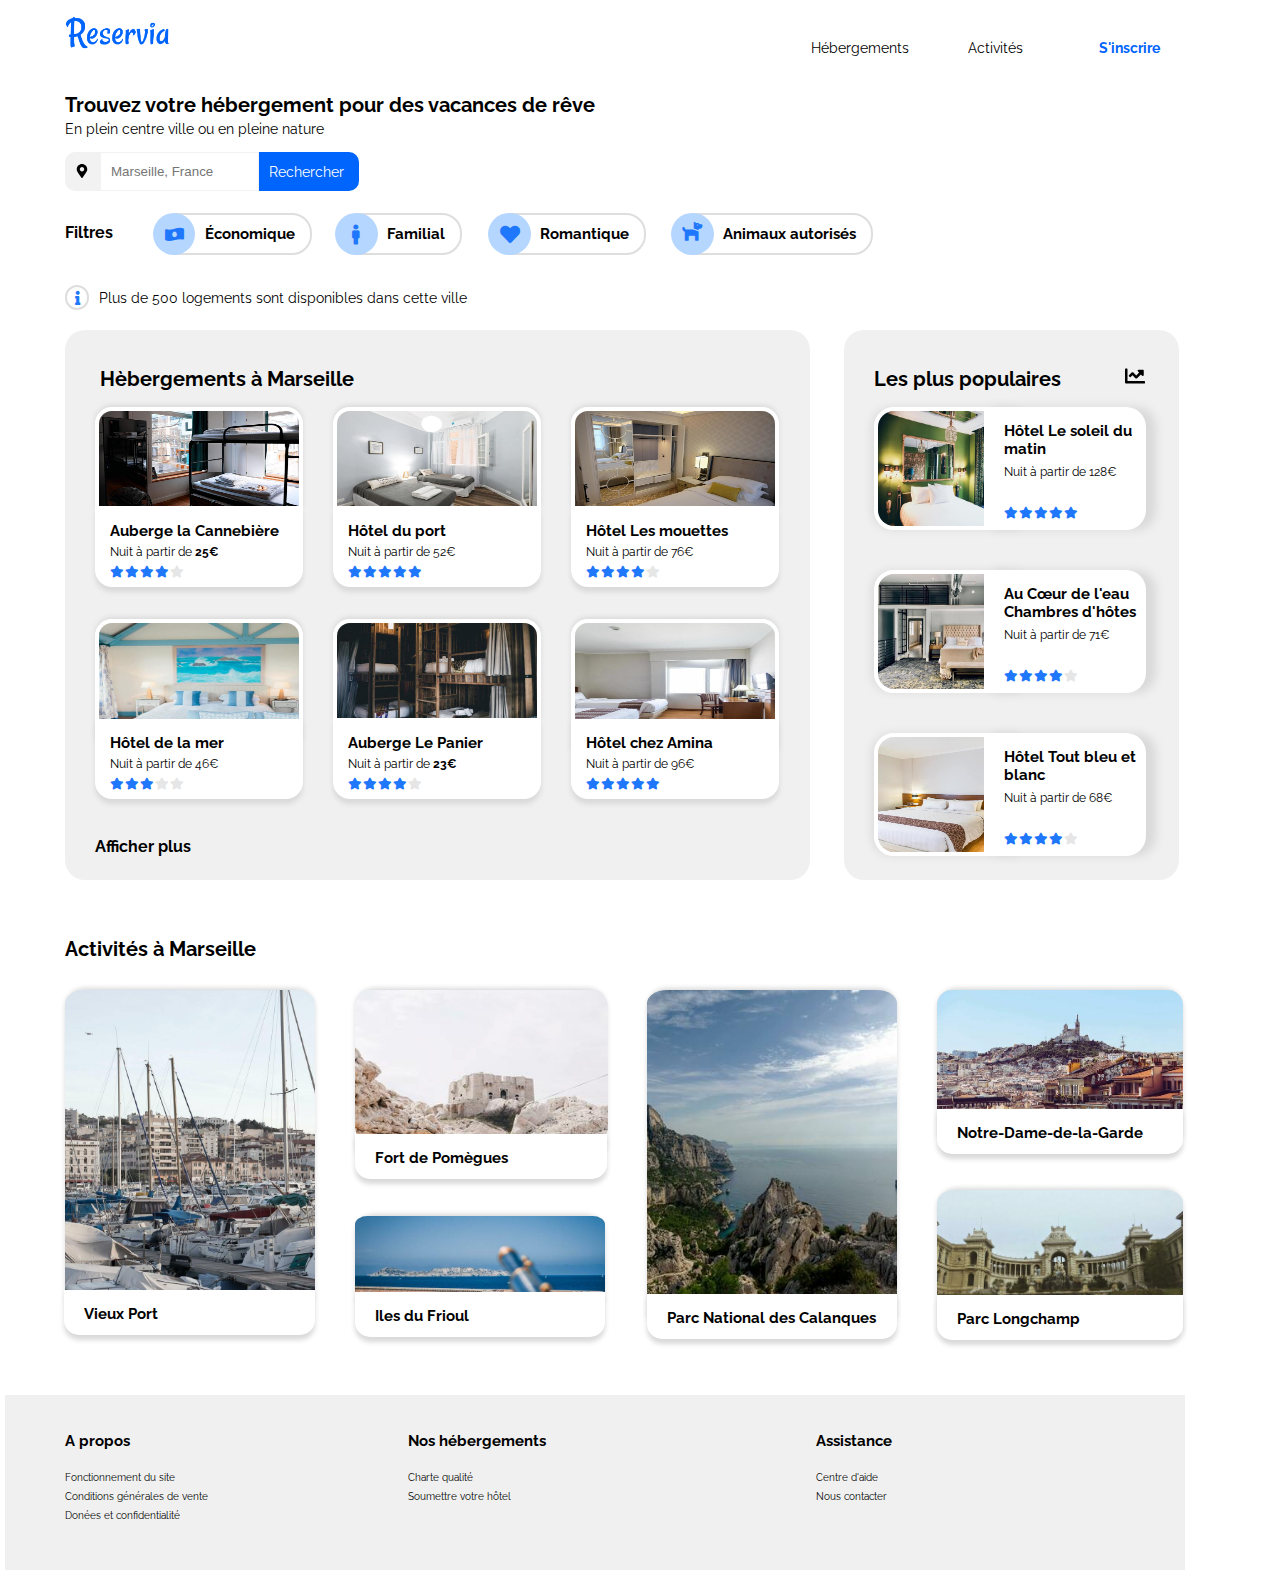
<file: index.html>
<!DOCTYPE html>
<html>
    <head>
        <meta charset="utf-8" /> 
		<meta name="viewport" content="width=device-width, initial-scale=1.0, maximum-scale=1.0, user-scalable=no">
        <link href='https://fonts.googleapis.com/css?family=Raleway:800' rel='stylesheet' type='text/css'>
		<link href='https://fonts.googleapis.com/css?family=Raleway:500' rel='stylesheet' type='text/css'>
        <link rel="stylesheet" href="Style.css" />
        <link href="assets/css/all.css" rel="stylesheet">
        <title>Reservia</title>
   </head>

   <body>
   		<div id="bloc_page">
   			<header>
   				<div class="haut-page">
   					<div class="tete">
	   					<img src="Reservia/images/logo/Reservia@3x.png" alt="logo_reservia" id="logo" />
	   					<a href="insc" id="insc">S'inscrire</a>
	   				</div>
	   				<!--Navigation-->
	   				<div class="navigation">
		   				<nav>
		   					<ul>
		   						<li><a href="#hebergements_ancre">Hébergements</a></li>
		   						<li><a href="#activites_ancre">Activités</a></li>
		   						<li><a href="inscription" id="inscription">S'inscrire</a></li>
		   					</ul>
		   				</nav>
		   			</div>
		   		</div>
	   				
   				<!--En-tête-->
   				<div id="en_tete">
	   				<div id="titre">
	   					<h1>Trouvez votre hébergement pour des vacances de rêve</h1>
	   				</div>
	   				<div id="sous_titre">
	   					<p>En plein centre ville ou en pleine nature</p>
	   				</div>
	   			</div>			   	
   			</header>

   			<!--Zone de recherche-->
   			<div id="recherche">
   				<div id="zone_recherche">
   					<div id="gps">
   						<img src="images/map-marker-alt-solid.svg" alt="" id="logo_gps" />
   					</div>

   					<div id="formulaire">
   						<form method="post" action="traitement.php">
   							<p>
   								<input name="ville" id="ville" placeholder="Marseille, France" size="30" />
   							</p>
   						</form>
   					</div>
   					<div id="bouton_recherche">
   						<div id="loupe">
   							<a href="#" ><i class="fas fa-search"></i></a>
   						</div>
   					<a href="#" class="bouton">Rechercher</a>
   					</div>
   				</div>

				<!--Filtres de recherche-->
   				<div id="filtres">
   					<p><strong>Filtres</strong></p>
   					<div id="inline">
						<ul>
							<li>
								<div id="eco">
									<i class="fas fa-money-bill-wave-alt"></i>
								</div>
								<div id="economique_text">
									<a href="#"><strong>Économique</strong></a>
								</div>
							</li>

							<li>
							<div id="famille">
								<i class="fas fa-male fa-lg"></i>
							</div>
								<div id="familial_text">
									<a href="#"><strong>Familial</strong></a>
								</div>
							</li>
						</ul>
	   				</div>

	   				<div id="vertical">
	   					<ul>
	   						<li>
		   						<div id="romantique">
		   							<i class="fas fa-heart fa-lg"></i>
		   						</div>
		   						<div id="romantique_text">
		   							<a href="#"><strong>Romantique</strong></a>
		   						</div>
	   						</li>

	   						<li>
	   						<div id="animaux">
	   							<i class="fas fa-dog fa-lg"></i>
	   						</div>
	   						<div id="animaux_text">
	   							<a href="#"><strong>Animaux autorisés</strong></a>
	   						</div>
	   						</li>
						</ul>
					</div>
   				</div>
   			</div>

   			<!--Indication sur le nombre de logements disponibles-->
   			<div id="info">
   				<i class="fas fa-info fa-sm"></i>
   				<p>Plus de 500 logements sont disponibles dans cette ville</p>
   			</div>

	   		<section>
	   			<!--Hébergements-->
	   			<div id="cartes_hebergements">
	   				<h2 id="hebergements_ancre">Hèbergements à Marseille</h2>

	   				<div id="cartes">
	   					<div id="haut">
		   					<div id="cannebiere">
	   							<a href="#">
		   							<img src="Reservia/images/hebergements/4_small/marcus-loke-WQJvWU_HZFo-unsplash.jpg" alt="" id="cannebiere_img" />
		   							<div id="description1">
			   							<h3>Auberge la Cannebière</h3>
			   							<p>Nuit à partir de <strong>25€</strong></p>
			   							<div id="etoiles_pleines1">
			   								<i class="fas fa-star fa-xs"></i>
			   								<i class="fas fa-star fa-xs"></i>
			   								<i class="fas fa-star fa-xs"></i>
			   								<i class="fas fa-star fa-xs"></i>
			   							</div>
			   							<div id="etoile_vide1">
			   								<i class="fas fa-star fa-xs"></i>
			   							</div>
				   					</div>
		   						</a>
		   					</div>

		   					<div id="hotel_port">
		   						<a href="#">
			   						<img src="Reservia/images/hebergements/4_small/fred-kleber-gTbaxaVLvsg-unsplash.jpg" alt="" id="hotel_port_img" />
			   						<div id="description2">
			   							<h3>Hôtel du port</h3>
			   							<p>Nuit à partir de 52€</p>
			   							<div id="etoiles_pleines2">
			   								<i class="fas fa-star fa-xs"></i>
			   								<i class="fas fa-star fa-xs"></i>
			   								<i class="fas fa-star fa-xs"></i>
			   								<i class="fas fa-star fa-xs"></i>
			   								<i class="fas fa-star fa-xs"></i>
				   						</div>
				   					</div>
		   						</a>
		   					</div>

		   					<div id="hotel_mouettes">
		   						<a href="#">
			   						<img src="Reservia/images/hebergements/4_small/reisetopia-B8WIgxA_PFU-unsplash.jpg" alt="" id="hotel_mouettes_img" />
			   						<div id="description3">
			   							<h3>Hôtel Les mouettes</h3>
			   							<p>Nuit à partir de 76€</p>
			   							<div id="etoiles_pleines3">
			   								<i class="fas fa-star fa-xs"></i>
			   								<i class="fas fa-star fa-xs"></i>
			   								<i class="fas fa-star fa-xs"></i>
			   								<i class="fas fa-star fa-xs"></i>
				   						</div>
				   						<div id="etoile_vide3">
			   								<i class="fas fa-star fa-xs"></i>
			   							</div>
				   					</div>
		   						</a>
		   					</div>
		   				</div>

		   				<div id="bas">
		   					<div id="hotel_mer">
		   						<a href="#">
			   						<img src="Reservia/images/hebergements/4_small/annie-spratt-Eg1qcIitAuA-unsplash.jpg" alt="" id="hotel_mer_img" />
			   						<div id="description4">
			   							<h3>Hôtel de la mer</h3>
			   							<p>Nuit à partir de 46€</p>
			   							<div id="etoiles_pleines4">
			   								<i class="fas fa-star fa-xs"></i>
			   								<i class="fas fa-star fa-xs"></i>
			   								<i class="fas fa-star fa-xs"></i>
				   						</div>
				   						<div id="etoile_vide4">
				   							<i class="fas fa-star fa-xs"></i>
			   								<i class="fas fa-star fa-xs"></i>
			   							</div>
				   					</div>
		   						</a>
		   					</div>

		   					<div id="auberge">
		   						<a href="#">
			   						<img src="Reservia/images/hebergements/4_small/nicate-lee-kT-ZyaiwBe0-unsplash.jpg" alt="" id="auberge_img" />
			   						<div id="description5">
			   							<h3>Auberge Le Panier</h3>
			   							<p>Nuit à partir de <strong>23€</strong></p>
			   							<div id="etoiles_pleines5">
			   								<i class="fas fa-star fa-xs"></i>
			   								<i class="fas fa-star fa-xs"></i>
			   								<i class="fas fa-star fa-xs"></i>
			   								<i class="fas fa-star fa-xs"></i>
				   						</div>
				   						<div id="etoile_vide5">
			   								<i class="fas fa-star fa-xs"></i>
			   							</div>
				   					</div>
		   						</a>
		   					</div>

		   					<div id="hotel_amina">
		   						<a href="#">
			   						<img src="Reservia/images/hebergements/4_small/febrian-zakaria-M6S1WvfW68A-unsplash.jpg" alt="" id="hotel_amina_img" />
			   						<div id="description6">
			   							<h3>Hôtel chez Amina</h3>
			   							<p>Nuit à partir de 96€</p>
			   							<div id="etoiles_pleines6">
			   								<i class="fas fa-star fa-xs"></i>
			   								<i class="fas fa-star fa-xs"></i>
			   								<i class="fas fa-star fa-xs"></i>
			   								<i class="fas fa-star fa-xs"></i>
			   								<i class="fas fa-star fa-xs"></i>
				   						</div>
				   					</div>
		   						</a>
		   					</div>
		   				</div>
	   				</div>
	   				
	   				<div id="afficher_plus">
	   					<a href="#"><p><strong>Afficher plus</strong></p></a>
	   				</div>
	   			</div>
	   		</section>

	   		<section>
	   			<!--Les plus populaires-->
	   			<div id="plus_populaires">
	   				<h2>Les plus populaires</h2>
	   				<img src="images/chart-line-solid.svg" alt="" id="logo_graphique" />

	   					<div id="hotel_soleil">
	   						<a href="#">
	   							<img src="Reservia/images/hebergements/4_small/emile-guillemot-Bj_rcSC5XfE-unsplash.jpg" alt="" id="hotel_soleil_img" />
	   							<div id="description7">
		   							<h3>Hôtel Le soleil du matin</h3>
		   							<p>Nuit à partir de 128€</p>
		   							<div id="etoiles_pleines7">
			   							<i class="fas fa-star fa-xs"></i>
			   							<i class="fas fa-star fa-xs"></i>
			   							<i class="fas fa-star fa-xs"></i>
			   							<i class="fas fa-star fa-xs"></i>
			   							<i class="fas fa-star fa-xs"></i>
				   					</div>
			   					</div>
	   						</a>
	   					</div>

	   					<div id="au_coeur">
	   						<a href="#">
	   							<img src="Reservia/images/hebergements/4_small/aw-creative-VGs8z60yT2c-unsplash.jpg" alt="" id="au_coeur_img" />
	   							<div id="description8">
		   							<h3>Au Cœur de l'eau <br />
		   							Chambres d'hôtes</h3>
		   							<p>Nuit à partir de 71€</p>
		   							<div id="etoiles_pleines8">
			   							<i class="fas fa-star fa-xs"></i>
			   							<i class="fas fa-star fa-xs"></i>
			   							<i class="fas fa-star fa-xs"></i>
			   							<i class="fas fa-star fa-xs"></i>
				   					</div>
				   					<div id="etoile_vide8">
			   							<i class="fas fa-star fa-xs"></i>
			   						</div>
			   					</div>
	   						</a>
	   					</div>

	   					<div id="hotel_bleu">
	   						<a href="#">
	   							<img src="Reservia/images/hebergements/4_small/febrian-zakaria-sjvU0THccQA-unsplash.jpg" alt="" id="hotel_bleu_img" />
	   							<div id="description9">
		   							<h3>Hôtel Tout bleu et blanc</h3>
		   							<p>Nuit à partir de 68€</p>
		   							<div id="etoiles_pleines9">
			   							<i class="fas fa-star fa-xs"></i>
			   							<i class="fas fa-star fa-xs"></i>
			   							<i class="fas fa-star fa-xs"></i>
			   							<i class="fas fa-star fa-xs"></i>
				   					</div>
				   					<div id="etoile_vide9">
			   							<i class="fas fa-star fa-xs"></i>
			   						</div>
			   					</div>
	   						</a>
	   					</div>
	   			</div>
	   		</section>

	   		<section>
	   			<!--Activités-->
	   			<div id="activites">
	   				<h2 id="activites_ancre">Activités à Marseille</h2>
	   					<div id="premier">
			   				<div id="vieux_port">
			   					<a href="#">
			   						<img src="Reservia/images/activites/3_medium/reno-laithienne-QUgJhdY5Fyk-unsplash.jpg" alt="" id="vieux_port_img" />
			   						<h3>Vieux Port</h3>
			   					</a>
			   				</div>
			   			</div>

		   				<div id="double1">
			   				<div id="fort">
			   					<a href="#">
			   						<img src="Reservia/images/activites/4_small/paul-hermann-QFTrLdQIRhI-unsplash.jpg" alt="" id="fort_img" />
			   						<h3>Fort de Pomègues</h3>
			   					</a>
			   				</div>

			   				<div id="iles">
			   					<a href="#">
			   						<img src="Reservia/images/activites/4_small/kevin-hikari-rV_Qd1l-VXg-unsplash.jpg" alt="" id="iles_img" />
			   						<h3>Iles du Frioul</h3>
			   					</a>
			   				</div>
			   			</div>

			   			<div id="deuxieme">
			   				<div id="calanques">
			   					<a href="#">
			   						<img src="Reservia/images/activites/4_small/kilyan-sockalingum-NR8-cBCN3aI-unsplash.jpg" alt="" id="calanques_img" />
			   						<h3>Parc National des Calanques</h3>
			   					</a>
			   				</div>
			   			</div>

			   			<div id="double2">
			   				<div id="notre_dame">
			   					<a href="#">
			   						<img src="Reservia/images/activites/4_small/florian-wehde-xW9e8gdotxI-unsplash.jpg" alt="" id="notre_dame_img" />
			   						<h3>Notre-Dame-de-la-Garde</h3>
			   					</a>
			   				</div>

			   				<div id="parc">
			   					<a href="#">
			   						<img src="Reservia/images/activites/4_small/lena-paulin-wH2-EJoDcV0-unsplash.jpg" alt="" id="parc_img" />
			   						<h3>Parc Longchamp</h3>
			   					</a>
			   				</div>
			   			</div>
	   			</div>
	   		</section>

	   		<footer>
	   			<!--Pied de page-->
	   			<div id="a_propos">
	   				<h2>A propos</h2>
	   				<ul>
	   					<li><a href="#">Fonctionnement du site </a></li>
	   				    <li><a href="#">Conditions générales de vente</a></li>
	   				    <li><a href="#">Donées et confidentialité</a></li>
	   				</ul>
	   			</div>

	   			<div id="hebergements">
	   				<h2>Nos hébergements</h2>
	   				<ul>
	   					<li><a href="#">Charte qualité</a></li>
	   				    <li><a href="#">Soumettre votre hôtel</a></li>
	   				</ul>
	   			</div>

	   			<div id="assistance">
	   				<h2>Assistance</h2>
	   				<ul>
	   					<li><a href="#">Centre d'aide</a></li>
	   				    <li><a href ="#">Nous contacter</a></li>
	   				</ul>
	   			</div>
	   		</footer>
	   	</div>
	</body>
</html>
</file>
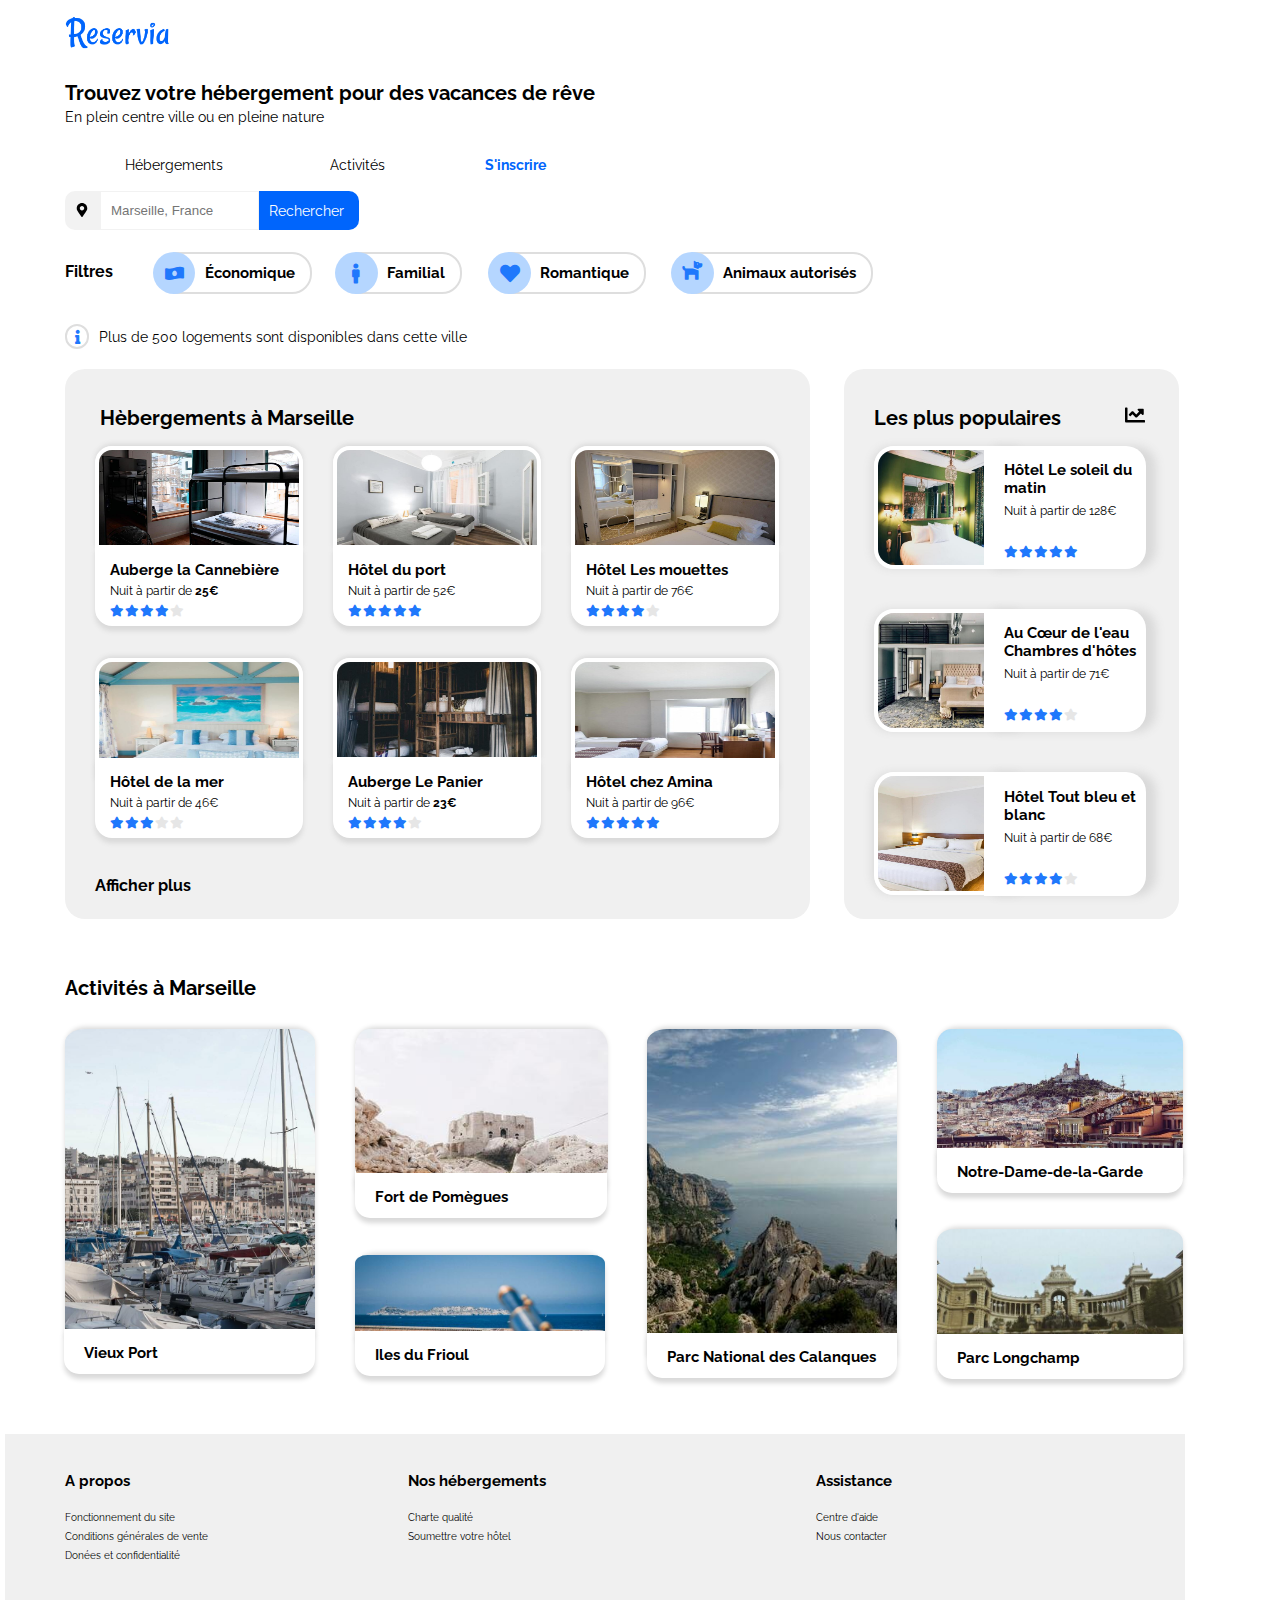
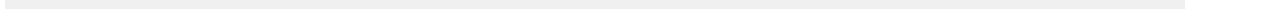
<file: Projet2.html>
<!DOCTYPE html>
<html>
    <head>
        <meta charset="utf-8" />
        <link href='https://fonts.googleapis.com/css?family=Raleway:800' rel='stylesheet' type='text/css'>
		<link href='https://fonts.googleapis.com/css?family=Raleway:500' rel='stylesheet' type='text/css'>
        <link rel="stylesheet" href="Style.css" />
        <link href="assets/css/all.css" rel="stylesheet">
        <title>Reservia</title>
   </head>

   <body>
   		<div id="bloc_page">
   			<header>
   				<div id="reservia">

	   				<div id="logo_reservia">
	   					<img src="Reservia/images/logo/Reservia@3x.png" alt="logo_reservia" id="logo" />
	   				</div>

	   				<div id="en_tete">
		   				<div id="titre">
		   					<h1>Trouvez votre hébergement pour des vacances de rêve</h1>
		   				</div>

		   				<div id="sous_titre">
		   					<p>En plein centre ville ou en pleine nature</p>
		   				</div>
		   			</div>

			   		<!--Navigation-->
	   				<nav>
	   					<ul>
	   						<li><a href="#hebergements_ancre">     Hébergements     </a></li>
	   						<li><a href="#activites_ancre">       Activités      </a></li>
	   						<li><a href="inscription" id="inscription">S'inscrire</a></li>
	   					</ul>
	   				</nav>

		   		</div>
   			</header>

   			<!--Zone de recherche-->
   			<div id="recherche">
   				<div id="zone_recherche">
   					<div id="gps">
   						<img src="images/map-marker-alt-solid.svg" alt="" id="logo_gps" />
   					</div>

   					<div id="formulaire">
   						<form method="post" action="traitement.php">
   							<p>
   								<input name="ville" id="ville" placeholder="Marseille, France" size="30" />
   							</p>
   						</form>
   					</div>
   					<div id="bouton_recherche">
   						<div id="loupe">
   							<a href="#" ><i class="fas fa-search"></i></a>
   						</div>
   					<a href="#" class="bouton">Rechercher</a>
   					</div>
   				</div>

				<!--Filtres de recherche-->
   				<div id="filtres">
   					<p><strong>Filtres</strong></p>
   					<div id="inline">
						<ul>
							<li>
								<div id="eco">
									<i class="fas fa-money-bill-wave-alt"></i>
								</div>
								<div id="economique_text">
									<a href="#"><strong>Économique</strong></a>
								</div>
							</li>

							<li>
							<div id="famille">
								<i class="fas fa-male fa-lg"></i>
							</div>
								<div id="familial_text">
									<a href="#"><strong>Familial</strong></a>
								</div>
							</li>
						</ul>
	   				</div>

	   				<div id="vertical">
	   					<ul>
	   						<li>
		   						<div id="romantique">
		   							<i class="fas fa-heart fa-lg"></i>
		   						</div>
		   						<div id="romantique_text">
		   							<a href="#"><strong>Romantique</strong></a>
		   						</div>
	   						</li>

	   						<li>
	   						<div id="animaux">
	   							<i class="fas fa-dog fa-lg"></i>
	   						</div>
		   						<div id="animaux_text">
		   							<a href="#"><strong>Animaux autorisés</strong></a>
		   						</div>
	   						</li>
						</ul>
					</div>
   				</div>
   			</div>

   			<!--Indication sur le nombre de logements disponibles-->
   			<div id="info">
   				<i class="fas fa-info fa-sm"></i>
   				<p>Plus de 500 logements sont disponibles dans cette ville</p>
   			</div>

	   		<section>
	   			<!--Hébergements-->
	   			<div id="cartes_hebergements">
	   				<h2 id="hebergements_ancre">Hèbergements à Marseille</h2>

	   				<div id="cartes">
	   					<div id="haut">
		   					<div id="cannebiere">
	   							<a href="#">
		   							<img src="Reservia/images/hebergements/4_small/marcus-loke-WQJvWU_HZFo-unsplash.jpg" alt="" id="cannebiere_img" />
		   							<div id="description1">
			   							<h3>Auberge la Cannebière</h3>
			   							<p>Nuit à partir de <strong>25€</strong></p>
			   							<div id="etoiles_pleines1">
			   								<i class="fas fa-star fa-xs"></i>
			   								<i class="fas fa-star fa-xs"></i>
			   								<i class="fas fa-star fa-xs"></i>
			   								<i class="fas fa-star fa-xs"></i>
			   							</div>
			   							<div id="etoile_vide1">
			   								<i class="fas fa-star fa-xs"></i>
			   							</div>
				   					</div>
		   						</a>
		   					</div>

		   					<div id="hotel_port">
		   						<a href="#">
			   						<img src="Reservia/images/hebergements/4_small/fred-kleber-gTbaxaVLvsg-unsplash.jpg" alt="" id="hotel_port_img" />
			   						<div id="description2">
			   							<h3>Hôtel du port</h3>
			   							<p>Nuit à partir de 52€</p>
			   							<div id="etoiles_pleines2">
			   								<i class="fas fa-star fa-xs"></i>
			   								<i class="fas fa-star fa-xs"></i>
			   								<i class="fas fa-star fa-xs"></i>
			   								<i class="fas fa-star fa-xs"></i>
			   								<i class="fas fa-star fa-xs"></i>
				   						</div>
				   					</div>
		   						</a>
		   					</div>

		   					<div id="hotel_mouettes">
		   						<a href="#">
			   						<img src="Reservia/images/hebergements/4_small/reisetopia-B8WIgxA_PFU-unsplash.jpg" alt="" id="hotel_mouettes_img" />
			   						<div id="description3">
			   							<h3>Hôtel Les mouettes</h3>
			   							<p>Nuit à partir de 76€</p>
			   							<div id="etoiles_pleines3">
			   								<i class="fas fa-star fa-xs"></i>
			   								<i class="fas fa-star fa-xs"></i>
			   								<i class="fas fa-star fa-xs"></i>
			   								<i class="fas fa-star fa-xs"></i>
				   						</div>
				   						<div id="etoile_vide3">
			   								<i class="fas fa-star fa-xs"></i>
			   							</div>
				   					</div>
		   						</a>
		   					</div>
		   				</div>

		   				<div id="bas">
		   					<div id="hotel_mer">
		   						<a href="#">
			   						<img src="Reservia/images/hebergements/4_small/annie-spratt-Eg1qcIitAuA-unsplash.jpg" alt="" id="hotel_mer_img" />
			   						<div id="description4">
			   							<h3>Hôtel de la mer</h3>
			   							<p>Nuit à partir de 46€</p>
			   							<div id="etoiles_pleines4">
			   								<i class="fas fa-star fa-xs"></i>
			   								<i class="fas fa-star fa-xs"></i>
			   								<i class="fas fa-star fa-xs"></i>
				   						</div>
				   						<div id="etoile_vide4">
				   							<i class="fas fa-star fa-xs"></i>
			   								<i class="fas fa-star fa-xs"></i>
			   							</div>
				   					</div>
		   						</a>
		   					</div>

		   					<div id="auberge">
		   						<a href="#">
			   						<img src="Reservia/images/hebergements/4_small/nicate-lee-kT-ZyaiwBe0-unsplash.jpg" alt="" id="auberge_img" />
			   						<div id="description5">
			   							<h3>Auberge Le Panier</h3>
			   							<p>Nuit à partir de <strong>23€</strong></p>
			   							<div id="etoiles_pleines5">
			   								<i class="fas fa-star fa-xs"></i>
			   								<i class="fas fa-star fa-xs"></i>
			   								<i class="fas fa-star fa-xs"></i>
			   								<i class="fas fa-star fa-xs"></i>
				   						</div>
				   						<div id="etoile_vide5">
			   								<i class="fas fa-star fa-xs"></i>
			   							</div>
				   					</div>
		   						</a>
		   					</div>

		   					<div id="hotel_amina">
		   						<a href="#">
			   						<img src="Reservia/images/hebergements/4_small/febrian-zakaria-M6S1WvfW68A-unsplash.jpg" alt="" id="hotel_amina_img" />
			   						<div id="description6">
			   							<h3>Hôtel chez Amina</h3>
			   							<p>Nuit à partir de 96€</p>
			   							<div id="etoiles_pleines6">
			   								<i class="fas fa-star fa-xs"></i>
			   								<i class="fas fa-star fa-xs"></i>
			   								<i class="fas fa-star fa-xs"></i>
			   								<i class="fas fa-star fa-xs"></i>
			   								<i class="fas fa-star fa-xs"></i>
				   						</div>
				   					</div>
		   						</a>
		   					</div>
		   				</div>
	   				</div>
	   				
	   				<div id="afficher_plus">
	   					<a href="#"><p><strong>Afficher plus</strong></p></a>
	   				</div>
	   			</div>
	   		</section>

	   		<section>
	   			<!--Les plus populaires-->
	   			<div id="plus_populaires">
	   				<h2>Les plus populaires</h2>
	   				<img src="images/chart-line-solid.svg" alt="" id="logo_graphique" />

	   					<div id="hotel_soleil">
	   						<a href="#">
	   							<img src="Reservia/images/hebergements/4_small/emile-guillemot-Bj_rcSC5XfE-unsplash.jpg" alt="" id="hotel_soleil_img" />
	   							<div id="description7">
		   							<h3>Hôtel Le soleil du matin</h3>
		   							<p>Nuit à partir de 128€</p>
		   							<div id="etoiles_pleines7">
			   							<i class="fas fa-star fa-xs"></i>
			   							<i class="fas fa-star fa-xs"></i>
			   							<i class="fas fa-star fa-xs"></i>
			   							<i class="fas fa-star fa-xs"></i>
			   							<i class="fas fa-star fa-xs"></i>
				   					</div>
			   					</div>
	   						</a>
	   					</div>

	   					<div id="au_coeur">
	   						<a href="#">
	   							<img src="Reservia/images/hebergements/4_small/aw-creative-VGs8z60yT2c-unsplash.jpg" alt="" id="au_coeur_img" />
	   							<div id="description8">
		   							<h3>Au Cœur de l'eau <br />
		   							Chambres d'hôtes</h3>
		   							<p>Nuit à partir de 71€</p>
		   							<div id="etoiles_pleines8">
			   							<i class="fas fa-star fa-xs"></i>
			   							<i class="fas fa-star fa-xs"></i>
			   							<i class="fas fa-star fa-xs"></i>
			   							<i class="fas fa-star fa-xs"></i>
				   					</div>
				   					<div id="etoile_vide8">
			   							<i class="fas fa-star fa-xs"></i>
			   						</div>
			   					</div>
	   						</a>
	   					</div>

	   					<div id="hotel_bleu">
	   						<a href="#">
	   							<img src="Reservia/images/hebergements/4_small/febrian-zakaria-sjvU0THccQA-unsplash.jpg" alt="" id="hotel_bleu_img" />
	   							<div id="description9">
		   							<h3>Hôtel Tout bleu et blanc</h3>
		   							<p>Nuit à partir de 68€</p>
		   							<div id="etoiles_pleines9">
			   							<i class="fas fa-star fa-xs"></i>
			   							<i class="fas fa-star fa-xs"></i>
			   							<i class="fas fa-star fa-xs"></i>
			   							<i class="fas fa-star fa-xs"></i>
				   					</div>
				   					<div id="etoile_vide9">
			   							<i class="fas fa-star fa-xs"></i>
			   						</div>
			   					</div>
	   						</a>
	   					</div>
	   			</div>
	   		</section>

	   		<section>
	   			<!--Activités-->
	   			<div id="activites">
	   				<h2 id="activites_ancre">Activités à Marseille</h2>
	   					<div id="premier">
			   				<div id="vieux_port">
			   					<a href="#">
			   						<img src="Reservia/images/activites/3_medium/reno-laithienne-QUgJhdY5Fyk-unsplash.jpg" alt="" id="vieux_port_img" />
			   						<h3>Vieux Port</h3>
			   					</a>
			   				</div>
			   			</div>

		   				<div id="double1">
			   				<div id="fort">
			   					<a href="#">
			   						<img src="Reservia/images/activites/4_small/paul-hermann-QFTrLdQIRhI-unsplash.jpg" alt="" id="fort_img" />
			   						<h3>Fort de Pomègues</h3>
			   					</a>
			   				</div>

			   				<div id="iles">
			   					<a href="#">
			   						<img src="Reservia/images/activites/4_small/kevin-hikari-rV_Qd1l-VXg-unsplash.jpg" alt="" id="iles_img" />
			   						<h3>Iles du Frioul</h3>
			   					</a>
			   				</div>
			   			</div>

			   			<div id="deuxieme">
			   				<div id="calanques">
			   					<a href="#">
			   						<img src="Reservia/images/activites/4_small/kilyan-sockalingum-NR8-cBCN3aI-unsplash.jpg" alt="" id="calanques_img" />
			   						<h3>Parc National des Calanques</h3>
			   					</a>
			   				</div>
			   			</div>

			   			<div id="double2">
			   				<div id="notre_dame">
			   					<a href="#">
			   						<img src="Reservia/images/activites/4_small/florian-wehde-xW9e8gdotxI-unsplash.jpg" alt="" id="notre_dame_img" />
			   						<h3>Notre-Dame-de-la-Garde</h3>
			   					</a>
			   				</div>

			   				<div id="parc">
			   					<a href="#">
			   						<img src="Reservia/images/activites/4_small/lena-paulin-wH2-EJoDcV0-unsplash.jpg" alt="" id="parc_img" />
			   						<h3>Parc Longchamp</h3>
			   					</a>
			   				</div>
			   			</div>
	   			</div>
	   		</section>

	   		<footer>
	   			<!--Pied de page-->
	   			<div id="a_propos">
	   				<h2>A propos</h2>
	   				<ul>
	   					<li><a href="#">Fonctionnement du site </a></li>
	   				    <li><a href="#">Conditions générales de vente</a></li>
	   				    <li><a href="#">Donées et confidentialité</a></li>
	   				</ul>
	   			</div>

	   			<div id="hebergements">
	   				<h2>Nos hébergements</h2>
	   				<ul>
	   					<li><a href="#">Charte qualité</a></li>
	   				    <li><a href="#">Soumettre votre hôtel</a></li>
	   				</ul>
	   			</div>

	   			<div id="assistance">
	   				<h2>Assistance</h2>
	   				<ul>
	   					<li><a href="#">Centre d'aide</a></li>
	   				    <li><a href ="#">Nous contacter</a></li>
	   				</ul>
	   			</div>
	   		</footer>
	   	</div>
	</body>
</html>
</file>
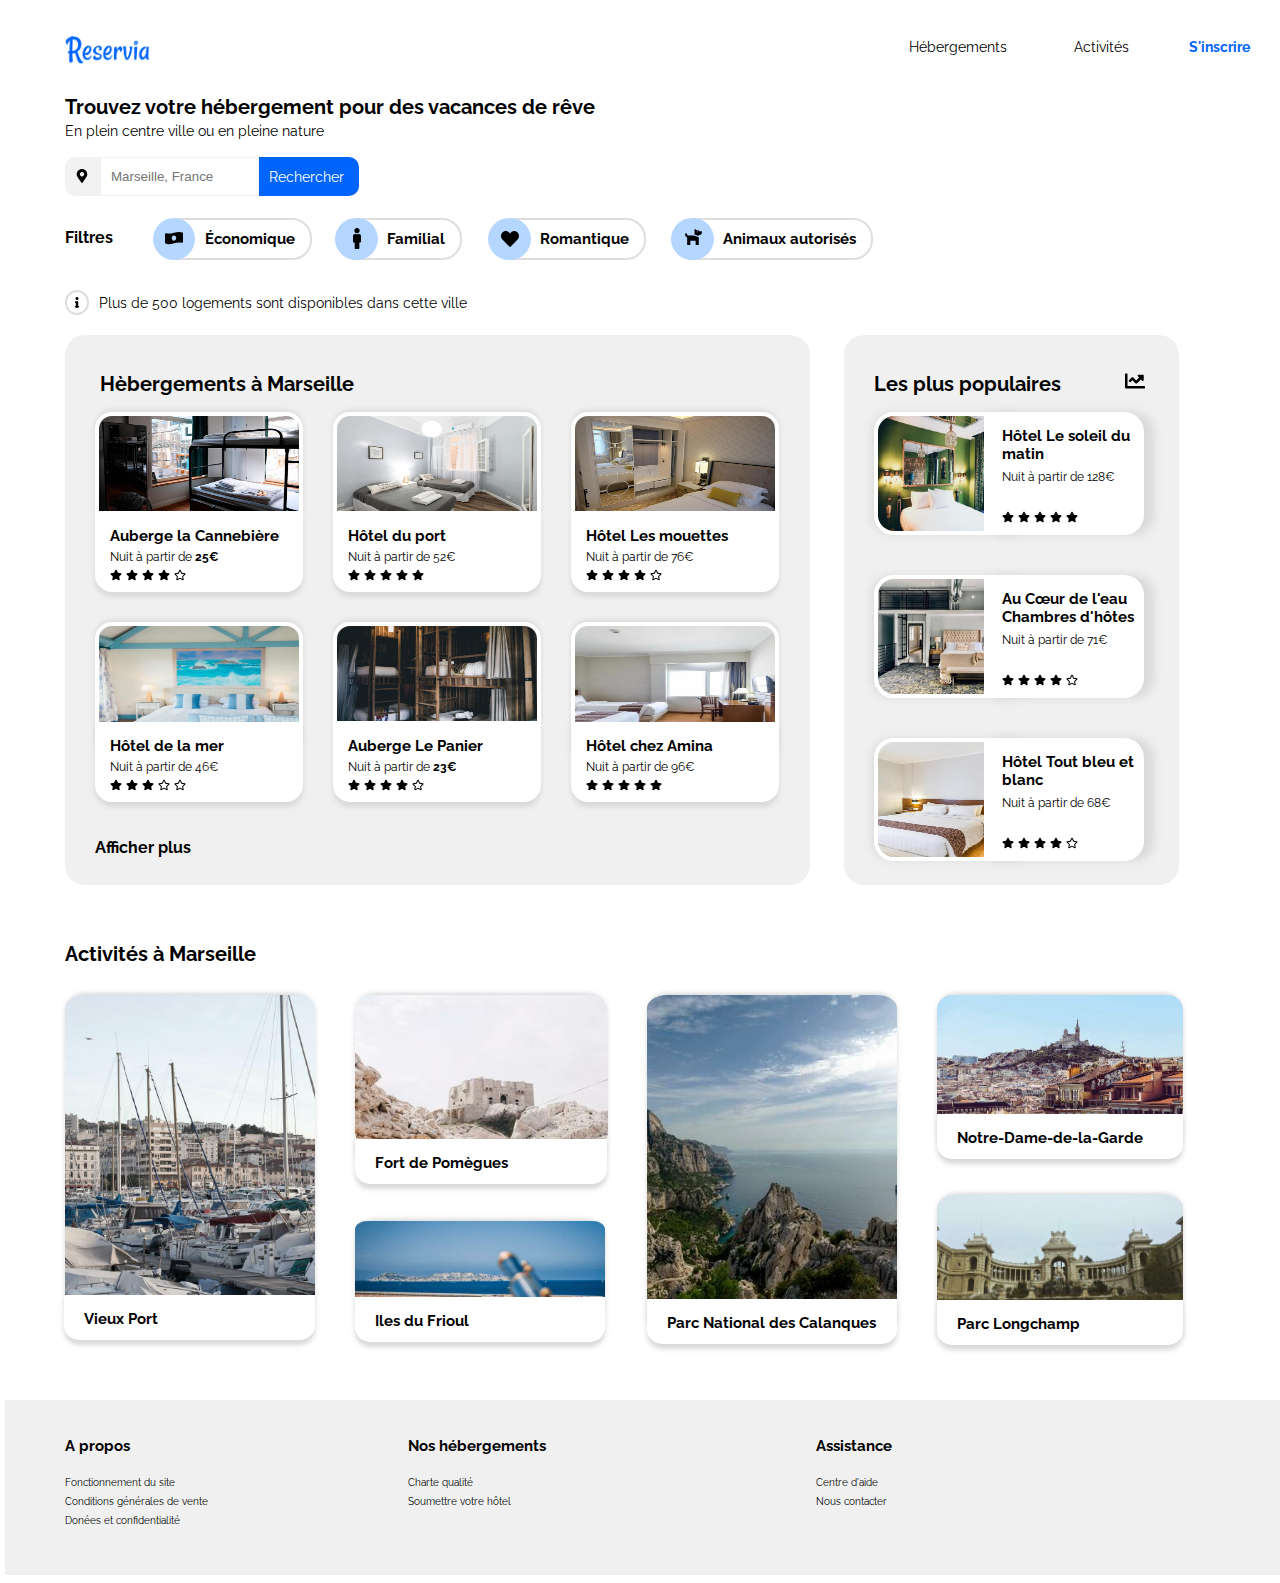
<file: Projet 2/Projet2.html>
<!DOCTYPE html>
<html>
    <head>
        <meta charset="utf-8" />
        <link href='https://fonts.googleapis.com/css?family=Raleway:800' rel='stylesheet' type='text/css'>
		<link href='https://fonts.googleapis.com/css?family=Raleway:500' rel='stylesheet' type='text/css'>
        <link rel="stylesheet" href="Style.css" />
        <title>Reservia</title>
   </head>

   <body>
   		<div id="bloc_page">
   			<header>
   				<div id="reservia">

	   				<div id="logo_reservia">
	   					<img src="Reservia/images/logo/Reservia@3x.png" alt="logo_reservia" id="logo" />
	   				</div>

	   				<div id="en_tete">
		   				<div id="titre">
		   					<h1>Trouvez votre hébergement pour des vacances de rêve</h1>
		   				</div>

		   				<div id="sous_titre">
		   					<p>En plein centre ville ou en pleine nature</p>
		   				</div>
		   			</div>

			   		<!--Navigation-->
	   				<nav>
	   					<ul>
	   						<li><a href="#hebergements_ancre">     Hébergements     </a></li>
	   						<li><a href="#activites_ancre">       Activités      </a></li>
	   						<li><a href="inscription" id="inscription">S'inscrire</a></li>
	   					</ul>
	   				</nav>

		   		</div>
   			</header>

   			<!--Zone de recherche-->
   			<div id="recherche">
   				<div id="zone_recherche">
   					<div id="gps">
   						<img src="images/map-marker-alt-solid.svg" alt="" id="logo_gps" />
   					</div>

   					<div id="formulaire">
   						<form method="post" action="traitement.php">
   							<p>
   								<input name="ville" id="ville" placeholder="Marseille, France" size="30" />
   							</p>
   						</form>
   					</div>
   					<div id="bouton_recherche">
   						<div id="loupe">
   							<a href="#" ><img src="images/search-solid.svg" alt="" id="logo_loupe" /></a>
   						</div>
   					<a href="#" class="bouton">Rechercher</a>
   					</div>
   				</div>

				<!--Filtres de recherche-->
   				<div id="filtres">
   					<p><strong>Filtres</strong></p>
   					<div id="inline">
						<ul>
							<li>
								<div id="eco">
									<img src="images/money-bill-wave-alt-solid.svg" alt="" id="logo_eco"/>
								</div>
								<div id="economique_text">
									<a href="#"><strong>Économique</strong></a>
								</div>
							</li>

							<li>
							<div id="famille">
								<img src="images/male-solid.svg" alt="" id="logo_famille"/>
							</div>
								<div id="familial_text">
									<a href="#"><strong>Familial</strong></a>
								</div>
							</li>
						</ul>
	   				</div>

	   				<div id="vertical">
	   					<ul>
	   						<li>
		   						<div id="romantique">
		   							<img src="images/heart-solid.svg" alt="" id="logo_romantique" />
		   						</div>
		   						<div id="romantique_text">
		   							<a href="#"><strong>Romantique</strong></a>
		   						</div>
	   						</li>

	   						<li>
	   						<div id="animaux">
	   							<img src="images/dog-solid.svg" alt="" id="logo_animaux" />
	   						</div>
		   						<div id="animaux_text">
		   							<a href="#"><strong>Animaux autorisés</strong></a>
		   						</div>
	   						</li>
						</ul>
					</div>
   				</div>
   			</div>

   			<!--Indication sur le nombre de logements disponibles-->
   			<div id="info">
   				<img src="images/info-solid.svg" alt="" id="logo_info" />
   				<p>Plus de 500 logements sont disponibles dans cette ville</p>
   			</div>

	   		<section>
	   			<!--Hébergements-->
	   			<div id="cartes_hebergements">
	   				<h2 id="hebergements_ancre">Hèbergements à Marseille</h2>

	   				<div id="cartes">
	   					<div id="haut">
		   					<div id="cannebiere">
	   							<a href="#">
		   							<img src="Reservia/images/hebergements/4_small/marcus-loke-WQJvWU_HZFo-unsplash.jpg" alt="" id="cannebiere_img" />
		   							<div id="description1">
			   							<h3>Auberge la Cannebière</h3>
			   							<p>Nuit à partir de <strong>25€</strong></p>
			   							<div id="etoiles_premier">
				   							<img src="images/star-solid.svg" alt="" id="etoile1" />
				   							<img src="images/star-solid.svg" alt="" id="etoile2" />
				   							<img src="images/star-solid.svg" alt="" id="etoile3" />
				   							<img src="images/star-solid.svg" alt="" id="etoile4" />
				   							<img src="images/star-regular.svg" alt="" id="etoile_vide1" />
				   						</div>
				   					</div>
		   						</a>
		   					</div>

		   					<div id="hotel_port">
		   						<a href="#">
			   						<img src="Reservia/images/hebergements/4_small/fred-kleber-gTbaxaVLvsg-unsplash.jpg" alt="" id="hotel_port_img" />
			   						<div id="description2">
			   							<h3>Hôtel du port</h3>
			   							<p>Nuit à partir de 52€</p>
			   							<div id="etoiles_second">
				   							<img src="images/star-solid.svg" alt="" id="etoile5" />
				   							<img src="images/star-solid.svg" alt="" id="etoile6" />
				   							<img src="images/star-solid.svg" alt="" id="etoile7" />
				   							<img src="images/star-solid.svg" alt="" id="etoile8" />
				   							<img src="images/star-solid.svg" alt="" id="etoile9" />
				   						</div>
				   					</div>
		   						</a>
		   					</div>

		   					<div id="hotel_mouettes">
		   						<a href="#">
			   						<img src="Reservia/images/hebergements/4_small/reisetopia-B8WIgxA_PFU-unsplash.jpg" alt="" id="hotel_mouettes_img" />
			   						<div id="description3">
			   							<h3>Hôtel Les mouettes</h3>
			   							<p>Nuit à partir de 76€</p>
			   							<div id="etoiles_troisieme">
				   							<img src="images/star-solid.svg" alt="" id="etoile10" />
				   							<img src="images/star-solid.svg" alt="" id="etoile11" />
				   							<img src="images/star-solid.svg" alt="" id="etoile12" />
				   							<img src="images/star-solid.svg" alt="" id="etoile13" />
				   							<img src="images/star-regular.svg" alt="" id="etoile_vide2" />
				   						</div>
				   					</div>
		   						</a>
		   					</div>
		   				</div>

		   				<div id="bas">
		   					<div id="hotel_mer">
		   						<a href="#">
			   						<img src="Reservia/images/hebergements/4_small/annie-spratt-Eg1qcIitAuA-unsplash.jpg" alt="" id="hotel_mer_img" />
			   						<div id="description4">
			   							<h3>Hôtel de la mer</h3>
			   							<p>Nuit à partir de 46€</p>
			   							<div id="etoiles_quatrieme">
				   							<img src="images/star-solid.svg" alt="" id="etoile14" />
				   							<img src="images/star-solid.svg" alt="" id="etoile15" />
				   							<img src="images/star-solid.svg" alt="" id="etoile16" />
				   							<img src="images/star-regular.svg" alt="" id="etoile_vide3" />
				   							<img src="images/star-regular.svg" alt="" id="etoile_vide4" />
				   						</div>
				   					</div>
		   						</a>
		   					</div>

		   					<div id="auberge">
		   						<a href="#">
			   						<img src="Reservia/images/hebergements/4_small/nicate-lee-kT-ZyaiwBe0-unsplash.jpg" alt="" id="auberge_img" />
			   						<div id="description5">
			   							<h3>Auberge Le Panier</h3>
			   							<p>Nuit à partir de <strong>23€</strong></p>
			   							<div id="etoiles_cinquieme">
				   							<img src="images/star-solid.svg" alt="" id="etoile17" />
				   							<img src="images/star-solid.svg" alt="" id="etoile18" />
				   							<img src="images/star-solid.svg" alt="" id="etoile19" />
				   							<img src="images/star-solid.svg" alt="" id="etoile20" />
				   							<img src="images/star-regular.svg" alt="" id="etoile_vide5" />
				   						</div>
				   					</div>
		   						</a>
		   					</div>

		   					<div id="hotel_amina">
		   						<a href="#">
			   						<img src="Reservia/images/hebergements/4_small/febrian-zakaria-M6S1WvfW68A-unsplash.jpg" alt="" id="hotel_amina_img" />
			   						<div id="description6">
			   							<h3>Hôtel chez Amina</h3>
			   							<p>Nuit à partir de 96€</p>
			   							<div id="etoiles_sixieme">
				   							<img src="images/star-solid.svg" alt="" id="etoile21" />
				   							<img src="images/star-solid.svg" alt="" id="etoile22" />
				   							<img src="images/star-solid.svg" alt="" id="etoile23" />
				   							<img src="images/star-solid.svg" alt="" id="etoile24" />
				   							<img src="images/star-solid.svg" alt="" id="etoile25" />
				   						</div>
				   					</div>
		   						</a>
		   					</div>
		   				</div>
	   				</div>
	   				
	   				<div id="afficher_plus">
	   					<a href="#"><p><strong>Afficher plus</strong></p></a>
	   				</div>
	   			</div>
	   		</section>

	   		<section>
	   			<!--Les plus populaires-->
	   			<div id="plus_populaires">
	   				<h2>Les plus populaires</h2>
	   				<img src="images/chart-line-solid.svg" alt="" id="logo_graphique" />

	   					<div id="hotel_soleil">
	   						<a href="#">
	   							<img src="Reservia/images/hebergements/4_small/emile-guillemot-Bj_rcSC5XfE-unsplash.jpg" alt="" id="hotel_soleil_img" />
	   							<div id="description7">
		   							<h3>Hôtel Le soleil du matin</h3>
		   							<p>Nuit à partir de 128€</p>
		   							<div id="etoiles_septieme">
			   							<img src="images/star-solid.svg" alt="" id="etoile26" />
			   							<img src="images/star-solid.svg" alt="" id="etoile27" />
			   							<img src="images/star-solid.svg" alt="" id="etoile28" />
			   							<img src="images/star-solid.svg" alt="" id="etoile29" />
			   							<img src="images/star-solid.svg" alt="" id="etoile30" />
			   						</div>
			   					</div>
	   						</a>
	   					</div>

	   					<div id="au_coeur">
	   						<a href="#">
	   							<img src="Reservia/images/hebergements/4_small/aw-creative-VGs8z60yT2c-unsplash.jpg" alt="" id="au_coeur_img" />
	   							<div id="description8">
		   							<h3>Au Cœur de l'eau <br />
		   							Chambres d'hôtes</h3>
		   							<p>Nuit à partir de 71€</p>
		   							<div id="etoiles_huitieme">
			   							<img src="images/star-solid.svg" alt="" id="etoile31" />
			   							<img src="images/star-solid.svg" alt="" id="etoile32" />
			   							<img src="images/star-solid.svg" alt="" id="etoile33" />
			   							<img src="images/star-solid.svg" alt="" id="etoile34" />
			   							<img src="images/star-regular.svg" alt="" id="etoile_vide6" />
			   						</div>
			   					</div>
	   						</a>
	   					</div>

	   					<div id="hotel_bleu">
	   						<a href="#">
	   							<img src="Reservia/images/hebergements/4_small/febrian-zakaria-sjvU0THccQA-unsplash.jpg" alt="" id="hotel_bleu_img" />
	   							<div id="description9">
		   							<h3>Hôtel Tout bleu et blanc</h3>
		   							<p>Nuit à partir de 68€</p>
		   							<div id="etoiles_neuvieme">
			   							<img src="images/star-solid.svg" alt="" id="etoile35" />
			   							<img src="images/star-solid.svg" alt="" id="etoile36" />
			   							<img src="images/star-solid.svg" alt="" id="etoile37" />
			   							<img src="images/star-solid.svg" alt="" id="etoile38" />
			   							<img src="images/star-regular.svg" alt="" id="etoile_vide7" />
			   						</div>
			   					</div>
	   						</a>
	   					</div>
	   			</div>
	   		</section>

	   		<section>
	   			<!--Activités-->
	   			<div id="activites">
	   				<h2 id="activites_ancre">Activités à Marseille</h2>
	   					<div id="premier">
			   				<div id="vieux_port">
			   					<a href="#">
			   						<img src="Reservia/images/activites/3_medium/reno-laithienne-QUgJhdY5Fyk-unsplash.jpg" alt="" id="vieux_port_img" />
			   						<h3>Vieux Port</h3>
			   					</a>
			   				</div>
			   			</div>

		   				<div id="double1">
			   				<div id="fort">
			   					<a href="#">
			   						<img src="Reservia/images/activites/4_small/paul-hermann-QFTrLdQIRhI-unsplash.jpg" alt="" id="fort_img" />
			   						<h3>Fort de Pomègues</h3>
			   					</a>
			   				</div>

			   				<div id="iles">
			   					<a href="#">
			   						<img src="Reservia/images/activites/4_small/kevin-hikari-rV_Qd1l-VXg-unsplash.jpg" alt="" id="iles_img" />
			   						<h3>Iles du Frioul</h3>
			   					</a>
			   				</div>
			   			</div>

			   			<div id="deuxieme">
			   				<div id="calanques">
			   					<a href="#">
			   						<img src="Reservia/images/activites/4_small/kilyan-sockalingum-NR8-cBCN3aI-unsplash.jpg" alt="" id="calanques_img" />
			   						<h3>Parc National des Calanques</h3>
			   					</a>
			   				</div>
			   			</div>

			   			<div id="double2">
			   				<div id="notre_dame">
			   					<a href="#">
			   						<img src="Reservia/images/activites/4_small/florian-wehde-xW9e8gdotxI-unsplash.jpg" alt="" id="notre_dame_img" />
			   						<h3>Notre-Dame-de-la-Garde</h3>
			   					</a>
			   				</div>

			   				<div id="parc">
			   					<a href="#">
			   						<img src="Reservia/images/activites/4_small/lena-paulin-wH2-EJoDcV0-unsplash.jpg" alt="" id="parc_img" />
			   						<h3>Parc Longchamp</h3>
			   					</a>
			   				</div>
			   			</div>
	   			</div>
	   		</section>

	   		<footer>
	   			<!--Pied de page-->
	   			<div id="a_propos">
	   				<h2>A propos</h2>
	   				<ul>
	   					<li><a href="#">Fonctionnement du site </a></li>
	   				    <li><a href="#">Conditions générales de vente</a></li>
	   				    <li><a href="#">Donées et confidentialité</a></li>
	   				</ul>
	   			</div>

	   			<div id="hebergements">
	   				<h2>Nos hébergements</h2>
	   				<ul>
	   					<li><a href="#">Charte qualité</a></li>
	   				    <li><a href="#">Soumettre votre hôtel</a></li>
	   				</ul>
	   			</div>

	   			<div id="assistance">
	   				<h2>Assistance</h2>
	   				<ul>
	   					<li><a href="#">Centre d'aide</a></li>
	   				    <li><a href ="#">Nous contacter</a></li>
	   				</ul>
	   			</div>
	   		</footer>
	   	</div>
	</body>
</html>
</file>
<file: Style.css>
#bloc_page
{
	width: 1150px;
    margin: auto;
}

@media (max-width: 1024px)
{
	#bloc_page 
	{
    	width: auto;
	}
}

body
{
	font-family: Raleway;
}

#logo_graphique
{
	width: 20px;
	height: 20px;
}

/*-----Header-----*/
#logo
{
	width: 105px;
	margin-right: 0px;
	
}

@media (max-width: 1024px)
{
	#logo
	{
		height: auto;
    	width: 150px;
    	margin-right: 00px;
	}
}

#titre
{
	font-size: 10px;
	margin-bottom: -10px
}

#sous_titre
{
	font-size: 14px;
}

#en_tete
{
	margin-top: 20px;
}

#insc
{
	display: none;
}

@media (max-width: 1024px)
{
	#insc
	{
		display: initial;
		margin: 1.2em;
		color: #0065FC;
		font-weight: bold;
		text-decoration: none;
		font-size: 1.2em
	}
}

@media (max-width: 1024px)
{
	.tete
	{
		display: flex;
		justify-content: space-between;
	}
}

.haut-page
{
	display: flex;
	justify-content: space-between;
}

@media (max-width: 1024px)
{
	.haut-page
	{
		display: initial;
	}
}

@media (max-width: 1024px)
{
	.navigation ul
	{
		display: flex;
		justify-content: space-between;
	}
}

@media (max-width: 1024px)
{
	.navigation
	{
		padding-left: 100px;

	}
}

@media (max-width: 600px)
{
	.navigation
	{
		padding-left: 0;
	}
}

nav
{
	margin-top: 30px;
}

@media (max-width: 1024px)
{
	nav
	{
		margin-top: 0px;

	}
}

nav ul
{
    list-style-type: none;
}

@media (max-width: 1024px)
{
	nav ul
	{
		text-align: center;
	}
}

nav li
{
    display: inline-block;
    margin-right: 55px;
}

@media (max-width: 1024px)
{
	nav li
	{
		margin-right: 0px;
	}
}

nav a
{
	text-decoration: none;
	font-size: 14px;
	color: black;
	padding-top: 37px;
}

@media (max-width: 1024px)
{
	nav a
	{
		font-size: 1.2em;
		padding-top: 0px;
		padding-bottom: 20px;
		padding-left: 20px;
		padding-right: 20px;
	}
}


#inscription
{
	color: #0065FC;
	font-weight: bold;
	border-top: none;
	margin-left: 17px
}

@media (max-width: 1024px)
{
	#inscription
	{
		display: none;
	}
}

nav a:hover
{
    color: #0065FC;
    border-top: 2px solid #0065FC;
}

@media (max-width: 1024px)
{
	nav a:hover
	{
		border-top: none;
		border-bottom: 2px solid #0065FC;
	}
}

/*-----Barre de recherche-----*/
#zone_recherche
{
	display: flex;
	margin-top: -15px
}

#ville
{
	width: 145px;
	height: 35px;
	padding-left: 10px;
	border: 1px solid #F2F2F2;
}

#gps
{
	border-radius: 10px 0px 0px 10px;
	width: 35px;
	height: 39px;
	margin-top: 16px;
	background-color: #F2F2F2;
}

#logo_gps
{
	width: 14px;
	height: 14px;
	padding-left: 10px;
	padding-top: 12px;
}

#bouton_recherche
{
	background-color: #0065FC;
	border-radius: 0px 10px 10px 0px;
	height: 29px;
	width: 90px;
	margin-top: 16px;
	padding-top: 10px;
	padding-left: 10px;
}

@media all and (max-width: 1024px)
{
	#bouton_recherche
	{
		border-radius: 10px 10px 10px 10px;
		width: 30px;
		position: relative;
		margin-left: 150px;
	}
}

#loupe
{
	display: none;
}

@media all and (max-width: 1024px)
{
	#loupe
	{
		display: initial;
	}

	.fa-search
	{
		padding-left: 2px;
		color: white;
	}
}

.bouton
{
	text-decoration: none;
	color: white;
	font-size: 14px
}

@media all and (max-width: 1024px)
{
	.bouton
	{
		display: none;
	}
}

/*-----Filtres-----*/
#filtres
{
	display: flex;
}

#inline
{
	display: inline-flex;

}

#vertical
{
	display: inline-flex;

}

#inline li, #vertical li
{
	margin-right: 20px;
	display: flex;
	font-size: 15px;
}

#inline p, #vertical p
{
	font-size: 14px;
	padding-top: 5px;
	margin-right: -15px;
}

#inline ul
{
	list-style-type: none;
	display: inline-flex;
}

#vertical ul
{
	list-style-type: none;
	display: inline-flex;
}

@media (max-width: 830px)
{
	#vertical ul
	{
		display: initial;
	}
}

#inline a, #vertical a
{
	text-decoration: none;
	color: black;
}

/*-----Icones et bordures-----*/
/*-----Economique-----*/
.fa-money-bill-wave-alt
{
	width: 20px;
	height: 28px;
	border: 0px;
	border-radius: 30px 30px 30px 30px;
	padding-top: 14px;
	padding-left: 12px;
	padding-right: 10px;
	padding-bottom: 0px;
	margin-top: -10px;
	background-color: #b5d6ff;
	position: relative;
	margin-right: 120px;
	z-index: 2;
	color: #1f78fc;
}

/*-----Familial-----*/
.fa-male
{
	width: 16px;
	height: 28px;
	border: 0px;
	background-color: #b5d6ff;
	border-radius: 30px 30px 30px 30px;
	padding-right: 10px;
	padding-left: 17px;
	padding-top: 14px;
	margin-top: -10px;
	position: relative;
	margin-right: 50px;
	z-index: 4;
	color: #1f78fc;
}

/*-----Romantique-----*/
.fa-heart
{
	width: 21px;
	height: 28px;
	border: 0px;
	background-color: #b5d6ff;
	border-radius: 30px 30px 30px 30px;
	padding-right: 10px;
	padding-left: 12px;
	padding-top: 14px;
	margin-top: -10px;
	position: relative;
	margin-right: 120px;
	z-index: 6;
	color: #1f78fc;
}

/*-----Romantique-----*/
#animaux
{
	width: 20px;
	height: 32px;
	border: 0px;
	background-color: #b5d6ff;
	border-radius: 30px 30px 30px 30px;
	padding-right: 13px;
	padding-left: 10px;
	padding-top: 10px;
	margin-top: -10px;
	position: relative;
	margin-right: 120px;
	z-index: 8;
	color: #1f78fc;
}

@media (max-width: 830px)
{
	#animaux
	{
		margin-top: 10px;
	}
}

#logo_animaux
{
	margin-left: 5px;
	width: 19px;
}

/*-----Bordures titres de filtres-----*/
#economique_text
{
	margin-left: 20px;
	margin-top: -10px;
	padding-left: 30px;
	padding-right: 15px;
	padding-top: 10px;
	padding-bottom: 10px;
	border: 2px solid #dedede;
	border-radius: 0 20px 20px 0;
	position: absolute;
	z-index: 1;
}

#economique_text:hover
{
	font-size: 18px;
	background-color: #F2F2F2;
	border: 0px;
}

#familial_text
{
	margin-left: 20px;
	margin-top: -10px;
	padding-left: 30px;
	padding-right: 15px;
	padding-top: 10px;
	padding-bottom: 10px;
	border: 2px solid #dedede;
	border-radius: 0 20px 20px 0;
	position: absolute;
	z-index: 3;
}

#familial_text:hover
{
	font-size: 18px;
	background-color: #F2F2F2;
	border: 0px;
}

#romantique_text
{
	margin-left: 20px;
	margin-top: -10px;
	padding-left: 30px;
	padding-right: 15px;
	padding-top: 10px;
	padding-bottom: 10px;
	border: 2px solid #dedede;
	border-radius: 0 20px 20px 0;
	position: absolute;
	z-index: 5;
}

#romantique_text:hover
{
	font-size: 18px;
	background-color: #F2F2F2;
	border: 0px;
}

#animaux_text
{
	margin-left: 20px;
	margin-top: -10px;
	padding-left: 30px;
	padding-right: 15px;
	padding-top: 10px;
	padding-bottom: 10px;
	border: 2px solid #dedede;
	border-radius: 0 20px 20px 0;
	position: absolute;
	z-index: 7;
}

@media (max-width: 830px)
{
	#animaux_text
	{
		margin-top: 10px;
	}
}

#animaux_text:hover
{
	font-size: 18px;
	background-color: #F2F2F2;
	border: 0px;
}

/*-----Zone information-----*/
#info
{
	display: flex;
	margin-top: 5px;

}

.fa-info
{
	width: 6px;
	height: 12px;
	border: 2px solid #dedede;
	border-radius: 20px 20px 20px 20px;
	margin-top: 9px;
	margin-right: 10px;
	padding-top: 4px;
	padding-bottom: 5px;
	padding-left: 8px;
	padding-right: 6px;
	color: #1f78fc;
}

#info p
{
	font-size: 14px;
}

/*-----Première section-----*/
#cartes_hebergements
{
	width: 745px;
	height: 530px;
	background-color: #f0f0f0;
	border-radius: 20px 20px 20px 20px;
	margin-top: 10px;
	padding-top: 20px;
	margin-bottom: 40px;
}
@media all and (max-width: 1024px)
{
	#cartes_hebergements
	{
		width: 100%;
	}
}
#cartes_hebergements h2
{
	font-size: 20px;
	margin-left: 35px;
}

#cartes_hebergements h3
{
	font-size: 15px;
}

#cartes a
{
	text-decoration: none;
	color: black;
}

#cartes p
{
	font-size: 12px;
}

#cartes_hebergements #haut
{	
	display: flex;			
}

@media all and (max-width: 830px)
{
	#cartes_hebergements #haut
	{
		display: initial;
	}
}

#cartes_hebergements #bas
{
	display: flex;
}

@media all and (max-width: 830px)
{
	#cartes_hebergements #bas
	{
		display: initial;
	}
}

#etoiles_pleines1, #etoile_vide1
{
	display: inline;
}

#etoiles_pleines2, #etoile_vide2
{
	display: inline;
}

#etoiles_pleines3, #etoile_vide3
{
	display: inline;
}

#etoiles_pleines4, #etoile_vide4
{
	display: inline;
}

#etoiles_pleines5, #etoile_vide5
{
	display: inline;
}

#etoiles_pleines6, #etoile_vide6
{
	display: inline;
}
#etoiles_pleines7, #etoile_vide7
{
	display: inline;
}
#etoiles_pleines8, #etoile_vide8
{
	display: inline;
}
#etoiles_pleines9, #etoile_vide9
{
	display: inline;
}

.fa-star
{
	color: #1f78fc;
	margin-right: -3px;
}

#etoile_vide1 .fa-star
{
	color: #e6e6e6;
}

#etoile_vide2 .fa-star
{
	color: #e6e6e6;
}

#etoile_vide3 .fa-star
{
	color: #e6e6e6;
}

#etoile_vide4 .fa-star
{
	color: #e6e6e6;
}

#etoile_vide5 .fa-star
{
	color: #e6e6e6;
}

#etoile_vide6 .fa-star
{
	color: #e6e6e6;
}

#etoile_vide7 .fa-star
{
	color: #e6e6e6;
}

#etoile_vide8 .fa-star
{
	color: #e6e6e6;
}

#etoile_vide9 .fa-star
{
	color: #e6e6e6;
}

/*-----Cannebiere-----*/
#cannebiere
{
	margin-bottom: 30px;
	padding-left: 30px;
}

#cannebiere_img
{
	width: 200px;
	height: 95px;
	margin-right: 120px;
	border: 4px solid white;
	border-radius: 17px 17px 0px 0px;
	z-index: 1;
	position: absolute;
	box-shadow: 0px -2px 5px 0px #d9d9d9;
}

@media all and (max-width: 830px)
{
	#cannebiere_img
	{
		position: initial;
	}
}

#description1 p, #description1
{
	margin-top: -10px;
	margin-bottom: 2px;
}

@media all and (max-width: 830px)
{
	#description1
	{
		margin-top: 0;
		margin-bottom: 0;
	}
}

#description1
{
	margin-top: 100px;
	padding-left: 15px;
	padding-top: 0.1px;
	z-index: 2;
	position: relative;
	border-radius: 0px 0px 17px 17px;
	background-color: white;
	width: 193px;
	height: 80px;
	box-shadow: 0px 5px 5px 0px #d9d9d9;
}

@media all and (max-width: 830px)
{
	#description1
	{
		margin-top: -10px;

	}
}

/*-----Hotel du port-----*/
#description2 p, #description2
{
	margin-top: -10px;
	margin-bottom: 2px;
}

#description2
{
	margin-top: 100px;
	padding-left: 15px;
	padding-top: 0.1px;
	z-index: 2;
	position: relative;
	border-radius: 0px 0px 17px 17px;
	background-color: white;
	width: 193px;
	height: 80px;
	box-shadow: 0px 5px 5px 0px #d9d9d9;
}

#hotel_port_img
{
	width: 200px;
	height: 95px;
	margin-right: 120px;
	border: 4px solid white;
	border-radius: 17px 17px 0px 0px;
	z-index: 1;
	position: absolute;
	box-shadow: 0px -2px 5px 0px #d9d9d9;

}

#hotel_port
{
	padding-left: 30px;
}

/*-----Hotel mouettes-----*/
#description3 p, #description3
{
	margin-top: -10px;
	margin-bottom: 2px;
}

#description3
{
	margin-top: 100px;
	padding-left: 15px;
	padding-top: 0.1px;
	z-index: 2;
	position: relative;
	border-radius: 0px 0px 17px 17px;
	background-color: white;
	width: 193px;
	height: 80px;
	box-shadow: 0px 5px 5px 0px #d9d9d9;
}

#hotel_mouettes_img
{
	width: 200px;
	height: 95px;
	margin-right: 120px;
	border: 4px solid white;
	border-radius: 17px 17px 0px 0px;
	z-index: 1;
	position: absolute;
	box-shadow: 0px -2px 5px 0px #d9d9d9;

}

#hotel_mouettes
{
	padding-left: 30px;
}

/*-----Hotel de la mer-----*/
#description4 p, #description4
{
	margin-top: -10px;
	margin-bottom: 2px;
}

#description4
{
	margin-top: 100px;
	padding-left: 15px;
	padding-top: 0.1px;
	z-index: 2;
	position: relative;
	border-radius: 0px 0px 17px 17px;
	background-color: white;
	width: 193px;
	height: 80px;
	box-shadow: 0px 5px 5px 0px #d9d9d9;
}

#hotel_mer_img
{
	width: 200px;
	height: 115px;
	margin-right: 120px;
	border: 4px solid white;
	border-radius: 17px 17px 0px 0px;
	z-index: 1;
	position: absolute;
	box-shadow: 0px -2px 5px 0px #d9d9d9;

}

#hotel_mer
{
	margin-bottom: 20px;
	padding-left: 30px;
}

/*-----Auberge-----*/
#description5 p, #description5
{
	margin-top: -10px;
	margin-bottom: 2px;
}

#description5
{
	margin-top: 100px;
	padding-left: 15px;
	padding-top: 0.1px;
	z-index: 2;
	position: relative;
	border-radius: 0px 0px 17px 17px;
	background-color: white;
	width: 193px;
	height: 80px;
	box-shadow: 0px 5px 5px 0px #d9d9d9;
}

#auberge_img
{
	width: 200px;
	height: 95px;
	margin-right: 120px;
	border: 4px solid white;
	border-radius: 17px 17px 0px 0px;
	z-index: 1;
	position: absolute;
	box-shadow: 0px -2px 5px 0px #d9d9d9;

}

#auberge
{
	padding-left: 30px;
}

/*-----hotel amina-----*/
#description6 p, #description6
{
	margin-top: -10px;
	margin-bottom: 2px;
}

#description6
{
	margin-top: 100px;
	padding-left: 15px;
	padding-top: 0.1px;
	z-index: 2;
	position: relative;
	border-radius: 0px 0px 17px 17px;
	background-color: white;
	width: 193px;
	height: 80px;
	box-shadow: 0px 5px 5px 0px #d9d9d9;
}

#hotel_amina_img
{
	width: 200px;
	height: 125px;
	margin-right: 120px;
	border: 4px solid white;
	border-radius: 17px 17px 0px 0px;
	z-index: 1;
	position: absolute;
	box-shadow: 0px -2px 5px 0px #d9d9d9;

}

#hotel_amina
{
	padding-left: 30px;
}

/*-----Boutton afficher plus-----*/
#afficher_plus
{
	margin-left: 30px;
}

#afficher_plus a
{
	text-decoration: none;
	color: black;
}

/*-----Zone plus populaires-----*/
#plus_populaires
{
	width: 335px;
}

section, section
{
	display: inline-block;
	vertical-align: top;
	margin-right: 30px;
}

#plus_populaires
{
	height: 530px;
	background-color: #f0f0f0;
	border-radius: 20px 20px 20px 20px;
	margin-top: 10px;
	padding-top: 20px;
}

#plus_populaires h2
{
	margin-right: 60px;
	padding-left: 30px;
	font-size: 20px;
}

#plus_populaires h3
{
	font-size: 15px;
}

#plus_populaires a
{
	text-decoration: none;
	color: black;
}

#plus_populaires p
{
	font-size: 12px;
}

#plus_populaires h2, #logo_graphique
{
	display: inline-block;
}

/*-----Soleil du matin-----*/
#description7 h3
{
	margin-bottom: -5px;
}

#description7 p
{
	margin-bottom: 23px;
}

#description7
{
	padding-top: 0.1px;
	padding-left: 20px;
	position: relative;
	z-index: 2;
	background-color: white;
	width: 142px;
	height: 123px;
	box-shadow: 10px 0px 10px 0px #d9d9d9;
	border-radius: 0 20px 20px 0;
	margin-left: 110px;
}

#hotel_soleil_img
{
	width: 140px;
	height: 115px;
	border: 4px solid white;
	z-index: 1;
	position: absolute;
	box-shadow: -3px 0px 10px -1px #d9d9d9;
	border-radius: 20px 0 0 20px;

}

#hotel_soleil
{
	margin-bottom: 40px;
	padding-left: 30px;
}

/*-----Au coeur de l'eau-----*/
#description8 h3
{
	margin-bottom: -5px;
}

#description8 p
{
	margin-bottom: 23px;
}

#description8
{
	padding-top: 0.1px;
	padding-left: 20px;
	z-index: 2;
	position: relative;
	background-color: white;
	width: 142px;
	height: 123px;
	box-shadow: 10px 0px 10px 0px #d9d9d9;
	border-radius: 0 20px 20px 0;
	margin-left: 110px;
}

#au_coeur_img
{
	width: 140px;
	height: 115px;
	border: 4px solid white;
	z-index: 1;
	position: absolute;
	box-shadow: -3px 0px 10px -1px #d9d9d9;
	border-radius: 20px 0 0 20px;

}

#au_coeur
{
	margin-bottom: 40px;
	padding-left: 30px;
}

/*-----Tout bleu et blanc-----*/
#description9 h3
{
	margin-bottom: -5px;
}

#description9 p
{
	margin-bottom: 23px;
}

#description9
{
	padding-top: 0.1px;
	padding-left: 20px;
	z-index: 2;
	position: relative;
	background-color: white;
	width: 142px;
	height: 123px;
	box-shadow: 10px 0px 10px 0px #d9d9d9;
	border-radius: 0 20px 20px 0;
	margin-left: 110px;
}

#hotel_bleu_img
{
	width: 140px;
	height: 115px;
	border: 4px solid white;
	z-index: 1;
	position: absolute;
	box-shadow: -3px 0px 10px -1px #d9d9d9;
	border-radius: 20px 0 0 20px;

}

#hotel_bleu
{
	padding-left: 30px;
}

/*-----Activités-----*/
#activites_ancre
{
	font-size: 20px;
}

#activites a
{
	text-decoration: none;
}

#activites
{
	display: flex;
	margin-bottom: 60px;
}

@media (max-width: 1024px)
{
	#activites
	{
    	display: initial;
	}
}

#double1
{
	display: inline;
}

#activites_ancre
{
	position: absolute;
	height: 30px;
}

/*-----Vieux port-----*/
#vieux_port
{
	width: 250px;
	height: 310px;
	margin-right: 40px;
	margin-top: 70px;
	border-radius: 20px 20px 0 0;
	box-shadow: 0px -2px 5px 0px #d9d9d9;
}

#vieux_port_img
{
	margin-left: -120px;
	clip-path: inset(0px 130px 0px 120px round 4%);
	background-size: cover;
	position: absolute;
	width: 500px;
	border-radius: 15px 15px 0 0;
}

#vieux_port h3
{
	right: 1px;
	top: 300px;
	padding-left: 20px;
	padding-top: 15px;
	color: black;
	font-size: 15px;
	border-radius: 0 0 15px 15px;
	box-shadow: 0px 5px 5px 0px #d9d9d9;
	background-color: white;
	height: 30px;
	width: 231px;
	position: relative;
}

/*-----Fort-----*/
#fort
{
	margin-right: 40px;
	width: 252px;
	margin-top: 70px;
	height: 176px;
	border-radius: 20px 20px 20px 20px;
	box-shadow: 0px -2px 5px 0px #d9d9d9;
}

#fort_img
{
	margin-top: -100px;
	clip-path: inset(100px 17px 150px 0px round 5%);
	background-size: cover;
	width: 270px;
	position: relative;
}

#fort h3
{
	margin-top: -165px;
	padding-left: 20px;
	padding-top: 15px;
	color: black;
	font-size: 15px;
	border-radius: 0 0 15px 15px;
	box-shadow: 0px 5px 5px 0px #d9d9d9;
	background-color: white;
	height: 30px;
	width: 232px;
	position: absolute;

}

/*-----iles-----*/
#iles
{
	margin-top: 50px;
	width: 250px;
	height: 100px;
	border-radius: 20px 20px 20px 20px;
	box-shadow: 0px -2px 5px 0px #d9d9d9;
}

#iles_img
{
	margin-top: -20px;
	clip-path: inset(20px 0px 48px 0px round 5%);
	background-size: cover;
	width: 250px;
}

#iles h3
{
	color: black;
	font-size: 15px;
	border-radius: 0 0 15px 15px;
	box-shadow: 0px 5px 5px 0px #d9d9d9;
	background-color: white;
	height: 30px;
	width: 230px;
	position: absolute;
	padding-left: 20px;
	padding-top: 15px;
	margin-top: -75px;
}

/*-----calanques-----*/
#calanques
{
	width: 250px;
	height: 330px;
	margin-right: 40px;
	margin-top: 70px;
	border-radius: 20px 20px 0 0;
	box-shadow: 0px -2px 5px 0px #d9d9d9;
}

#calanques_img
{
	margin-left: -120px;
	clip-path: inset(0px 130px 15px 120px round 4%);
	background-size: cover;
	width: 500px;
	position: relative;
}

#calanques h3
{
	margin-top: -32px;
	color: black;
	font-size: 15px;
	border-radius: 0 0 15px 15px;
	box-shadow: 0px 5px 5px 0px #d9d9d9;
	background-color: white;
	height: 30px;
	width: 230px;
	position: absolute;
	padding-left: 20px;
	padding-top: 15px;
}

/*-----Notre dame-----*/
#notre_dame
{
	margin-bottom: 50px;
	margin-top: 70px;
	width: 246px;
	height: 150px;
	border-radius: 20px 20px 0 0;
	box-shadow: 0px -2px 5px 0px #d9d9d9;
}

#notre_dame_img
{
	clip-path: inset(0px 0px 10px 0px);
	border-radius: 15px 15px 0 0;
	background-size: cover;
	width: 246px;
	position: relative;
}

#notre_dame h3
{
	margin-top: -45px;
	color: black;
	font-size: 15px;
	border-radius: 0 0 15px 15px;
	box-shadow: 0px 5px 5px 0px #d9d9d9;
	background-color: white;
	height: 30px;
	width: 226px;
	position: absolute;
	padding-left: 20px;
	padding-top: 15px;
}

/*-----Parc-----*/
#parc
{
	width: 246px;
	height: 145px;
	border-radius: 20px 20px 0 0;
	box-shadow: 0px -2px 5px 0px #d9d9d9;
}

#parc_img
{
	margin-top: -20px;
	clip-path: inset(20px 0px 34px 0px round 7%);
	background-size: cover;
	width: 246px;
	position: relative;
}

#parc h3
{
	margin-top: -64px;
	color: black;
	font-size: 15px;
	border-radius: 0 0 15px 15px;
	box-shadow: 0px 5px 5px 0px #d9d9d9;
	background-color: white;
	height: 30px;
	width: 226px;
	position: absolute;
	padding-left: 20px;
	padding-top: 15px;
}

/*-----Footer-----*/
footer a
{
	text-decoration: none;
}

footer li
{
	list-style-type: none;
}

footer
{
	margin-left: -60px;
	padding-left: 60px;
	padding-top: 25px;
	width: 1120px;
	height: 150px;
	background-color: #f0f0f0;
	display: flex;
}

@media (max-width: 1024px)
{
	footer
	{
    	width: 90%;
	}
}

/*-----A propos-----*/
#a_propos
{
	margin-right: 200px;
}

#a_propos h2
{
	font-size: 15px;
}

#a_propos li
{
	margin-left: -40px;
}

#a_propos a
{
	font-size: 10px;
	color: black;
}

/*-----Hebergements-----*/
#hebergements
{
	margin-right: 270px;
}

#hebergements h2
{
	font-size: 15px;
}

#hebergements a
{
	font-size: 10px;
	color: black;
}

#hebergements li
{
	margin-left: -40px;
}

/*-----Assistance-----*/
#assistance h2
{
	font-size: 15px;
}

#assistance a
{
	font-size: 10px;
	color: black;
}

#assistance li
{
	margin-left: -40px;
}
</file>
<file: Projet 2/Style.css>
#bloc_page
{
	width: 1150px;
    margin: auto;
}

@media all and (max-width: 750px)
{
    #bloc_page
    {
        width: 400px;
    }
}

body
{
	font-family: Raleway;
}

#logo_graphique
{
	width: 20px;
	height: 20px;
}

/*-----Header-----*/
#logo
{
	width: 85px;
	height: 43px;
}

@media all and (max-width: 700px)
{
	#logo
	{
		padding-left: 40px;
		margin-bottom: 10px;
	}
}

#titre
{
	font-size: 10px;
	margin-bottom: -10px
}

@media all and (max-width: 700px)
{
	#titre
	{
		margin-bottom: 10px;
	}
}

#sous_titre
{
	font-size: 14px;
}

#en_tete
{
	margin-top: 20px;
}

@media all and (max-width: 700px)
{
	#en_tete
	{
		margin-top: 30px;
		margin-left: 35px;
		width: 320px;
	}
}

nav
{
    width: 700px;
    text-align: right;
    margin-left: 500px;
    margin-top: -118px;
}

@media all and (max-width: 700px)
{
	nav
	{
		width: 300px;
		height: 50px;
		text-align: left;
		font-size: 100px;
		margin-left: 130px;
		margin-top: -290px;
		margin-bottom: 160px;
	}

	nav ul
	{
		margin-left: -120px;
	}

	nav li
	{

	}

	nav a
	{
		padding-bottom: 5px;
		
	}
}

nav ul
{
    list-style-type: none;
}

nav li
{
    display: inline-block;
    margin-right: 15px;
}

#reservia
{
	padding-top: 20px;
	margin-bottom: 100px;
}

nav a
{
	text-decoration: none;
	font-size: 14px;
	color: black;
	padding-top: 37px;
}

@media all and (max-width: 700px)
{
	nav a
	{
		border-bottom: 2px solid #F2F2F2;
	}
}

#inscription
{
	color: #0065FC;
	font-weight: bold;
	border-top: none;
	margin-left: 17px
}

@media all and (max-width: 700px)
{
	#inscription
	{
		position: absolute;
		border-bottom: none;
		margin-top: -90px;
		margin-left: -70px;
	}
}

nav a:hover
{
    color: #0065FC;
    border-top: 2px solid #0065FC;
}

@media all and (max-width: 700px)
{
	nav a:hover
	{
		border-top: none;
		border-bottom: 2px solid #0065FC;
	}
}

/*-----Barre de recherche-----*/
#zone_recherche
{
	display: flex;
	margin-top: -15px
}

@media all and (max-width: 700px)
{
	#zone_recherche
	{
		margin-left: 100px;
	}
}
#ville
{
	width: 145px;
	height: 35px;
	padding-left: 10px;
	border: 1px solid #F2F2F2;
}

@media all and (max-width: 700px)
{
	#ville
	{
		position: absolute;
	}
}

#gps
{
	border-radius: 10px 0px 0px 10px;
	width: 35px;
	height: 39px;
	margin-top: 16px;
	background-color: #F2F2F2;
}

#logo_gps
{
	width: 14px;
	height: 14px;
	padding-left: 10px;
	padding-top: 12px;
}

#bouton_recherche
{
	background-color: #0065FC;
	border-radius: 0px 10px 10px 0px;
	height: 29px;
	width: 90px;
	margin-top: 16px;
	padding-top: 10px;
	padding-left: 10px;
}

@media all and (max-width: 700px)
{
	#bouton_recherche
	{
		border-radius: 10px 10px 10px 10px;
		width: 30px;
		position: relative;
		margin-left: 150px;
	}
}

#loupe
{
	display: none;
}

@media all and (max-width: 700px)
{
	#loupe
	{
		display: initial;
	}

	#logo_loupe
	{
		width: 19px;
		position: relative;
	}
}

.bouton
{
	text-decoration: none;
	color: white;
	font-size: 14px
}

@media all and (max-width: 700px)
{
	.bouton
	{
		display: none;
	}
}

/*-----Filtres-----*/
#filtres
{
	display: flex;
}

@media all and (max-width: 700px)
{
	#filtres
	{
		display: initial;
	}
}

@media all and (max-width: 700px)
{
	#filtres p
	{
		margin-left: 35px;
	}
}

#inline
{
	display: inline-flex;

}

#vertical
{
	display: inline-flex;

}

@media all and (max-width: 700px)
{
	#inline
	{
		display: inline-block;
	}
}

@media all and (max-width: 700px)
{
	#vertical
	{
		display: initial;
	}
}

#inline li, #vertical li
{
	margin-right: 20px;
	display: flex;
	font-size: 15px;
}

@media all and (max-width: 700px)
{
	#inline li, #vertical li
	{
		margin-left: 50px;
	}
}

#inline p, #vertical p
{
	font-size: 14px;
	padding-top: 5px;
	margin-right: -15px;
}

@media all and (max-width: 700px)
{
	#inline p, #vertical p
	{
		margin-left: 50px;
		margin-bottom: 25px;
	}
}

#inline ul
{
	list-style-type: none;
	display: inline-flex;
}

#vertical ul
{
	list-style-type: none;
	display: inline-flex;
}

@media all and (max-width: 700px)
{
	#inline ul
	{
		margin-left: -40px;
		display: flex;
	}
}

@media all and (max-width: 700px)
{
	#vertical ul
	{
		margin-left: -40px;
		display: initial;
	}
}

#inline a, #vertical a
{
	text-decoration: none;
	color: black;
}

/*-----Icones et bordures-----*/
#eco
{
	width: 22px;
	height: 32px;
	border: 0px;
	border-radius: 30px 30px 30px 30px;
	padding: 10px 10px 10px;
	padding-bottom: 0px;
	margin-top: -10px;
	background-color: #b5d6ff;
	position: relative;
	margin-right: 120px;
	z-index: 2;
}

@media all and (max-width: 700px)
{
	#eco
	{
		margin-right: 70px;
		margin-bottom: 5px;
	}
}

@media all and (max-width: 700px)
{
	#economique_text 
	{

	}
}

#logo_eco
{
	width: 18px;
	margin-top: 3px;
	margin-left: 2px;
}

#famille
{
	width: 22px;
	height: 32px;
	border: 0px;
	background-color: #b5d6ff;
	border-radius: 30px 30px 30px 30px;
	padding-right: 13px;
	padding-left: 8px;
	padding-top: 10px;
	margin-top: -10px;
	position: relative;
	margin-right: 50px;
	z-index: 4;

}

@media all and (max-width: 700px)
{
	#famille
	{
		
	}

	#familial_text 
	{

	}
}

#logo_famille
{
	width: 8px;
	padding-left: 10px
}

#romantique
{
	width: 22px;
	height: 32px;
	border: 0px;
	background-color: #b5d6ff;
	border-radius: 30px 30px 30px 30px;
	padding-right: 13px;
	padding-left: 8px;
	padding-top: 10px;
	margin-top: -10px;
	position: relative;
	margin-right: 120px;
	z-index: 6;
}

@media all and (max-width: 700px)
{
	#romantique
	{
		margin-bottom: 20px;
		margin-right: 70px;
	}
}

@media all and (max-width: 700px)
{
	#romantique_text
	{

	}
}

#logo_romantique
{
	width: 18px;
	margin-left: 5px;
	margin-top: 2px;
}

#animaux
{
	width: 22px;
	height: 32px;
	border: 0px;
	background-color: #b5d6ff;
	border-radius: 30px 30px 30px 30px;
	padding-right: 13px;
	padding-left: 8px;
	padding-top: 10px;
	margin-top: -10px;
	position: relative;
	margin-right: 120px;
	z-index: 8;
}

@media all and (max-width: 700px)
{
	#animaux
	{
		
	}
}

@media all and (max-width: 700px)
{
	#animaux_text
	{
		
	}
}

#logo_animaux
{
	margin-left: 5px;
	width: 19px;
}

/*-----Bordures titres de filtres-----*/
#economique_text
{
	margin-left: 20px;
	margin-top: -10px;
	padding-left: 30px;
	padding-right: 15px;
	padding-top: 10px;
	padding-bottom: 10px;
	border: 2px solid #dedede;
	border-radius: 0 20px 20px 0;
	position: absolute;
	z-index: 1;
}

#economique_text:hover
{
	font-size: 18px;
	background-color: #F2F2F2;
	border: 0px;
}

#familial_text
{
	margin-left: 20px;
	margin-top: -10px;
	padding-left: 30px;
	padding-right: 15px;
	padding-top: 10px;
	padding-bottom: 10px;
	border: 2px solid #dedede;
	border-radius: 0 20px 20px 0;
	position: absolute;
	z-index: 3;
}

#familial_text:hover
{
	font-size: 18px;
	background-color: #F2F2F2;
	border: 0px;
}

#romantique_text
{
	margin-left: 20px;
	margin-top: -10px;
	padding-left: 30px;
	padding-right: 15px;
	padding-top: 10px;
	padding-bottom: 10px;
	border: 2px solid #dedede;
	border-radius: 0 20px 20px 0;
	position: absolute;
	z-index: 5;
}

#romantique_text:hover
{
	font-size: 18px;
	background-color: #F2F2F2;
	border: 0px;
}

#animaux_text
{
	margin-left: 20px;
	margin-top: -10px;
	padding-left: 30px;
	padding-right: 15px;
	padding-top: 10px;
	padding-bottom: 10px;
	border: 2px solid #dedede;
	border-radius: 0 20px 20px 0;
	position: absolute;
	z-index: 7;
}

#animaux_text:hover
{
	font-size: 18px;
	background-color: #F2F2F2;
	border: 0px;
}

/*-----Zone information-----*/
#info
{
	display: flex;
	margin-top: 5px;

}

@media all and (max-width: 700px)
{
	#info
	{
		margin-left: 35px;
		width: 350px;
	}
}
#logo_info
{
	width: 8px;
	height: 11px;
	border: 2px solid #dedede;
	border-radius: 20px 20px 20px 20px;
	margin-top: 9px;
	margin-right: 10px;
	padding-top: 5px;
	padding-bottom: 5px;
	padding-left: 6px;
	padding-right: 6px;
}

#info p
{
	font-size: 14px;
}

/*-----Première section-----*/
#cartes_hebergements
{
	width: 745px;
	height: 530px;
	background-color: #f0f0f0;
	border-radius: 20px 20px 20px 20px;
	margin-top: 10px;
	padding-top: 20px;
	margin-bottom: 40px;
}

@media all and (max-width: 700px)
{
	#cartes_hebergements
	{
		top: 550px;
		position: relative;
		background: none;
		margin-left: 35px;
	}
}

#cartes_hebergements h2
{
	font-size: 20px;
	margin-left: 35px;
}

@media all and (max-width: 700px)
{
	#cartes_hebergements h2
	{
		margin-bottom: -80px;
		padding-left: 0px;
	}
}

#cartes_hebergements h3
{
	font-size: 15px;
}

#cartes a
{
	text-decoration: none;
	color: black;
}

#cartes p
{
	font-size: 12px;
}

#etoile1, #etoile2, #etoile3, #etoile4, #etoile5, #etoile6, #etoile7, #etoile8, #etoile9, #etoile10
{
	width: 12px;
	height: 12px;
}

#etoile11, #etoile12, #etoile13, #etoile14, #etoile15, #etoile16, #etoile17, #etoile18, #etoile19, #etoile20
{
	width: 12px;
	height: 12px;
}

#etoile21, #etoile22, #etoile23, #etoile24, #etoile25, #etoile26, #etoile27, #etoile28, #etoile29, #etoile30
{
	width: 12px;
	height: 12px;
}
#etoile31, #etoile32, #etoile33, #etoile34, #etoile35, #etoile36, #etoile37, #etoile38
{
	width: 12px;
	height: 12px;
}

#etoile_vide1, #etoile_vide2, #etoile_vide3, #etoile_vide4, #etoile_vide5, #etoile_vide6, #etoile_vide7
{
	width: 12px;
	height: 12px;
}

#cartes_hebergements #haut
{	
	display: flex;			
}

@media all and (max-width: 700px)
{
	#cartes_hebergements #haut
	{
		display: initial;
	}
}

#cartes_hebergements #bas
{
	display: flex;
}

@media all and (max-width: 700px)
{
	#cartes_hebergements #bas
	{
		display: initial;
	}
}

/*-----Cannebiere-----*/
#cannebiere
{
	margin-bottom: 30px;
	padding-left: 30px;
}

@media all and (max-width: 700px)
{
	#cannebiere
	{
		margin-bottom: 110px;
	}
}

#cannebiere_img
{
	width: 200px;
	height: 95px;
	margin-right: 120px;
	border: 4px solid white;
	border-radius: 17px 17px 0px 0px;
	z-index: 1;
	position: absolute;
	box-shadow: 0px -2px 5px 0px #d9d9d9;
}

@media all and (max-width: 700px)
{
	#cannebiere_img
	{
		width: 260px;
	}
}

#description1 p, #description1 #etoiles_premier
{
	margin-top: -10px;
}

#description1
{
	margin-top: 100px;
	padding-left: 15px;
	padding-top: 0.1px;
	z-index: 2;
	position: relative;
	border-radius: 0px 0px 17px 17px;
	background-color: white;
	width: 193px;
	height: 80px;
	box-shadow: 0px 5px 5px 0px #d9d9d9;
}

@media all and (max-width: 700px)
{
	#description1
	{
		width: 253px;
		top: 100px;
	}
}

/*-----Hotel du port-----*/
#description2 p, #description2 #etoiles_second
{
	margin-top: -10px;
}

#description2
{
	margin-top: 100px;
	padding-left: 15px;
	padding-top: 0.1px;
	z-index: 2;
	position: relative;
	border-radius: 0px 0px 17px 17px;
	background-color: white;
	width: 193px;
	height: 80px;
	box-shadow: 0px 5px 5px 0px #d9d9d9;
}

@media all and (max-width: 700px)
{
	#description2
	{
		width: 253px;
		top: 100px;
	}
}

#hotel_port_img
{
	width: 200px;
	height: 95px;
	margin-right: 120px;
	border: 4px solid white;
	border-radius: 17px 17px 0px 0px;
	z-index: 1;
	position: absolute;
	box-shadow: 0px -2px 5px 0px #d9d9d9;

}

@media all and (max-width: 700px)
{
	#hotel_port_img
	{
		width: 260px;
	}
}

#hotel_port
{
	padding-left: 30px;
}

@media all and (max-width: 700px)
{
	#hotel_port
	{
		margin-bottom: 110px;
	}
}

/*-----Hotel mouettes-----*/
#description3 p, #description3 #etoiles_troisieme
{
	margin-top: -10px;
}

#description3
{
	margin-top: 100px;
	padding-left: 15px;
	padding-top: 0.1px;
	z-index: 2;
	position: relative;
	border-radius: 0px 0px 17px 17px;
	background-color: white;
	width: 193px;
	height: 80px;
	box-shadow: 0px 5px 5px 0px #d9d9d9;
}

@media all and (max-width: 700px)
{
	#description3
	{
		width: 253px;
		top: 100px;
	}
}

#hotel_mouettes_img
{
	width: 200px;
	height: 95px;
	margin-right: 120px;
	border: 4px solid white;
	border-radius: 17px 17px 0px 0px;
	z-index: 1;
	position: absolute;
	box-shadow: 0px -2px 5px 0px #d9d9d9;

}

@media all and (max-width: 700px)
{
	#hotel_mouettes_img
	{
		width: 260px;
	}
}

#hotel_mouettes
{
	padding-left: 30px;
}

@media all and (max-width: 700px)
{
	#hotel_mouettes
	{
		margin-bottom: 110px;
	}
}

/*-----Hotel de la mer-----*/
#description4 p, #description4 #etoiles_quatrieme
{
	margin-top: -10px;
}

#description4
{
	margin-top: 100px;
	padding-left: 15px;
	padding-top: 0.1px;
	z-index: 2;
	position: relative;
	border-radius: 0px 0px 17px 17px;
	background-color: white;
	width: 193px;
	height: 80px;
	box-shadow: 0px 5px 5px 0px #d9d9d9;
}

@media all and (max-width: 700px)
{
	#description4
	{
		width: 253px;
		top: 100px;
	}
}

#hotel_mer_img
{
	width: 200px;
	height: 115px;
	margin-right: 120px;
	border: 4px solid white;
	border-radius: 17px 17px 0px 0px;
	z-index: 1;
	position: absolute;
	box-shadow: 0px -2px 5px 0px #d9d9d9;

}

@media all and (max-width: 700px)
{
	#hotel_mer_img
	{
		width: 260px;
	}
}

#hotel_mer
{
	margin-bottom: 20px;
	padding-left: 30px;
}

@media all and (max-width: 700px)
{
	#hotel_mer
	{
		margin-bottom: 110px;
	}
}

/*-----Auberge-----*/
#description5 p, #description5 #etoiles_cinquieme
{
	margin-top: -10px;
}

#description5
{
	margin-top: 100px;
	padding-left: 15px;
	padding-top: 0.1px;
	z-index: 2;
	position: relative;
	border-radius: 0px 0px 17px 17px;
	background-color: white;
	width: 193px;
	height: 80px;
	box-shadow: 0px 5px 5px 0px #d9d9d9;
}

@media all and (max-width: 700px)
{
	#description5
	{
		width: 253px;
		top: 100px;
	}
}

#auberge_img
{
	width: 200px;
	height: 95px;
	margin-right: 120px;
	border: 4px solid white;
	border-radius: 17px 17px 0px 0px;
	z-index: 1;
	position: absolute;
	box-shadow: 0px -2px 5px 0px #d9d9d9;

}

@media all and (max-width: 700px)
{
	#auberge_img
	{
		width: 260px;
	}
}

#auberge
{
	padding-left: 30px;
}

@media all and (max-width: 700px)
{
	#auberge
	{
		margin-bottom: 110px;
	}
}

/*-----hotel amina-----*/
#description6 p, #description6 #etoiles_sixieme
{
	margin-top: -10px;
}

#description6
{
	margin-top: 100px;
	padding-left: 15px;
	padding-top: 0.1px;
	z-index: 2;
	position: relative;
	border-radius: 0px 0px 17px 17px;
	background-color: white;
	width: 193px;
	height: 80px;
	box-shadow: 0px 5px 5px 0px #d9d9d9;
}

@media all and (max-width: 700px)
{
	#description6
	{
		width: 253px;
		top: 100px;
	}
}

#hotel_amina_img
{
	width: 200px;
	height: 125px;
	margin-right: 120px;
	border: 4px solid white;
	border-radius: 17px 17px 0px 0px;
	z-index: 1;
	position: absolute;
	box-shadow: 0px -2px 5px 0px #d9d9d9;

}

@media all and (max-width: 700px)
{
	#hotel_amina_img
	{
		width: 260px;
	}
}

#hotel_amina
{
	padding-left: 30px;
}

@media all and (max-width: 700px)
{
	#hotel_amina
	{
		margin-bottom: 120px;
	}
}

/*-----Boutton afficher plus-----*/
#afficher_plus
{
	margin-left: 30px;
}

#afficher_plus a
{
	text-decoration: none;
	color: black;
}

/*-----Zone plus populaires-----*/
#plus_populaires
{
	width: 335px;
}

@media all and (max-width: 700px)
{
	#plus_populaires
	{
		bottom: 600px;
		position: relative;
		margin-bottom: 700px;
		margin-left: 35px;
	}
}

section, section
{
	display: inline-block;
	vertical-align: top;
	margin-right: 30px;
}

#plus_populaires
{
	height: 530px;
	background-color: #f0f0f0;
	border-radius: 20px 20px 20px 20px;
	margin-top: 10px;
	padding-top: 20px;
}

@media all and (max-width: 700px)
{
	#plus_populaires
	{
		border-radius: 0px 0px 0px 0px;
	}
}

#plus_populaires h2
{
	margin-right: 60px;
	padding-left: 30px;
	font-size: 20px;
}

#plus_populaires h3
{
	font-size: 15px;
}

#plus_populaires a
{
	text-decoration: none;
	color: black;
}

#plus_populaires p
{
	font-size: 12px;
}

#plus_populaires h2, #logo_graphique
{
	display: inline-block;
}

/*-----Soleil du matin-----*/
#description7 h3
{
	margin-bottom: -5px;
}

#etoiles_septieme
{
	padding-top: 12px;
}

#description7
{
	padding-top: 0.1px;
	padding-left: 18px;
	left: 110px;
	z-index: 2;
	position: relative;
	background-color: white;
	width: 142px;
	height: 123px;
	box-shadow: 10px 0px 10px 0px #d9d9d9;
	border-radius: 0 20px 20px 0;
}

#hotel_soleil_img
{
	width: 140px;
	height: 115px;
	border: 4px solid white;
	z-index: 1;
	position: absolute;
	box-shadow: -3px 0px 10px -1px #d9d9d9;
	border-radius: 20px 0 0 20px;

}

#hotel_soleil
{
	margin-bottom: 40px;
	padding-left: 30px;
}

@media all and (max-width: 700px)
{
	#hotel_soleil
	{
		margin-top: 15px;
		margin-bottom: 10px;
	}
}

/*-----Au coeur de l'eau-----*/
#description8 h3
{
	margin-bottom: -5px;
}

#etoiles_huitieme
{
	padding-top: 12px;
}

#description8
{
	padding-top: 0.1px;
	padding-left: 18px;
	left: 110px;
	z-index: 2;
	position: relative;
	background-color: white;
	width: 142px;
	height: 123px;
	box-shadow: 10px 0px 10px 0px #d9d9d9;
	border-radius: 0 20px 20px 0;
}

#au_coeur_img
{
	width: 140px;
	height: 115px;
	border: 4px solid white;
	z-index: 1;
	position: absolute;
	box-shadow: -3px 0px 10px -1px #d9d9d9;
	border-radius: 20px 0 0 20px;

}

#au_coeur
{
	margin-bottom: 40px;
	padding-left: 30px;
}

@media all and (max-width: 700px)
{
	#au_coeur
	{
		margin-bottom: 10px;
	}
}

/*-----Tout bleu et blanc-----*/
#description9 h3
{
	margin-bottom: -5px;
}

#etoiles_neuvieme
{
	padding-top: 12px;
}

#description9
{
	padding-top: 0.1px;
	padding-left: 18px;
	left: 110px;
	z-index: 2;
	position: relative;
	background-color: white;
	width: 142px;
	height: 123px;
	box-shadow: 10px 0px 10px 0px #d9d9d9;
	border-radius: 0 20px 20px 0;
}

#hotel_bleu_img
{
	width: 140px;
	height: 115px;
	border: 4px solid white;
	z-index: 1;
	position: absolute;
	box-shadow: -3px 0px 10px -1px #d9d9d9;
	border-radius: 20px 0 0 20px;

}

#hotel_bleu
{
	padding-left: 30px;
}

/*-----Activités-----*/
#activites_ancre
{
	font-size: 20px;
}

#activites a
{
	text-decoration: none;
}

#activites
{
	display: flex;
	margin-bottom: 60px;
}

@media all and (max-width: 700px)
{
	#activites
	{
		display: initial;
	}
}

@media all and (max-width: 700px)
{
	#activites_ancre
	{
		margin-left: 65px;
	}
}

#double1
{
	display: inline;
}

#activites_ancre
{
	position: absolute;
	height: 30px;
}

/*-----Vieux port-----*/
#vieux_port
{
	width: 250px;
	height: 310px;
	margin-right: 40px;
	margin-top: 70px;
	border-radius: 20px 20px 0 0;
	box-shadow: 0px -2px 5px 0px #d9d9d9;
}

@media all and (max-width: 700px)
{
	#vieux_port
	{
		height: 200px;
		width: 265px;
		margin-left: 65px;
	}
}

#vieux_port_img
{
	margin-left: -120px;
	clip-path: inset(0px 130px 0px 120px round 4%);
	background-size: cover;
	position: absolute;
	width: 500px;
	border-radius: 15px 15px 0 0;
}

@media all and (max-width: 700px)
{
	#vieux_port_img
	{
		margin-top: -20px;
		clip-path: inset(20px 115px 110px 120px round 4%);
	}
}

#vieux_port h3
{
	right: 1px;
	top: 300px;
	padding-left: 20px;
	padding-top: 15px;
	color: black;
	font-size: 15px;
	border-radius: 0 0 15px 15px;
	box-shadow: 0px 5px 5px 0px #d9d9d9;
	background-color: white;
	height: 30px;
	width: 231px;
	position: relative;
}

@media all and (max-width: 700px)
{
	#vieux_port h3
	{
		width: 246px;
		top: 190px;
	}
}

/*-----Fort-----*/
#fort
{
	margin-right: 40px;
	width: 252px;
	margin-top: 70px;
	height: 176px;
	border-radius: 20px 20px 20px 20px;
	box-shadow: 0px -2px 5px 0px #d9d9d9;
}

@media all and (max-width: 700px)
{
	#fort
	{
		height: 220px;
		width: 265px;
		margin-left: 65px;
		margin-bottom: -3px;
	}
}

#fort_img
{
	margin-top: -100px;
	clip-path: inset(100px 17px 150px 0px round 5%);
	background-size: cover;
	width: 270px;
	position: relative;
}

@media all and (max-width: 700px)
{
	#fort_img
	{
		margin-top: -50px;
		clip-path: inset(50px 5px 150px 0px round 5%);
	}
}

#fort h3
{
	margin-top: -165px;
	padding-left: 20px;
	padding-top: 15px;
	color: black;
	font-size: 15px;
	border-radius: 0 0 15px 15px;
	box-shadow: 0px 5px 5px 0px #d9d9d9;
	background-color: white;
	height: 30px;
	width: 232px;
	position: absolute;

}

@media all and (max-width: 700px)
{
	#fort h3
	{
		width: 246px;
	}
}

/*-----iles-----*/
#iles
{
	margin-top: 50px;
	width: 250px;
	height: 100px;
	border-radius: 20px 20px 20px 20px;
	box-shadow: 0px -2px 5px 0px #d9d9d9;
}

@media all and (max-width: 700px)
{
	#iles
	{
		margin-left: 65px;
		margin-bottom: -42px;
		height: 220px;
		width: 266px;
		padding-top: 20px;
	}
}

#iles_img
{
	margin-top: -20px;
	clip-path: inset(20px 0px 48px 0px round 5%);
	background-size: cover;
	width: 250px;
}

@media all and (max-width: 700px)
{
	#iles_img
	{
		width: 300px;
		clip-path: inset(0px 34px 00px 0px round 5%);
	}
}

#iles h3
{
	color: black;
	font-size: 15px;
	border-radius: 0 0 15px 15px;
	box-shadow: 0px 5px 5px 0px #d9d9d9;
	background-color: white;
	height: 30px;
	width: 230px;
	position: absolute;
	padding-left: 20px;
	padding-top: 15px;
	margin-top: -75px;
}

@media all and (max-width: 700px)
{
	#iles h3
	{
		width: 246px;
		margin-top: -15px;
	}
}

/*-----calanques-----*/
#calanques
{
	width: 250px;
	height: 330px;
	margin-right: 40px;
	margin-top: 70px;
	border-radius: 20px 20px 0 0;
	box-shadow: 0px -2px 5px 0px #d9d9d9;
}


@media all and (max-width: 700px)
{
	#calanques
	{
		margin-left: 65px;
		width: 265px;
		height: 200px;
	}
}

#calanques_img
{
	margin-left: -120px;
	clip-path: inset(0px 130px 15px 120px round 4%);
	background-size: cover;
	width: 500px;
	position: relative;
}

@media all and (max-width: 700px)
{
	#calanques_img
	{
		width: 500px;
		clip-path: inset(50px 115px 80px 120px round 4%);
		margin-top: -50px;
	}
}

#calanques h3
{
	margin-top: -32px;
	color: black;
	font-size: 15px;
	border-radius: 0 0 15px 15px;
	box-shadow: 0px 5px 5px 0px #d9d9d9;
	background-color: white;
	height: 30px;
	width: 230px;
	position: absolute;
	padding-left: 20px;
	padding-top: 15px;
}

@media all and (max-width: 700px)
{
	#calanques h3
	{
		width: 246px;
		margin-top: -95px;
	}
}

/*-----Notre dame-----*/
#notre_dame
{
	margin-bottom: 50px;
	margin-top: 70px;
	width: 246px;
	height: 150px;
	border-radius: 20px 20px 0 0;
	box-shadow: 0px -2px 5px 0px #d9d9d9;
}

@media all and (max-width: 700px)
{
	#notre_dame
	{
		width: 265px;
		margin-left: 65px;
		margin-bottom: 122px;
	}
}

#notre_dame_img
{
	clip-path: inset(0px 0px 10px 0px);
	border-radius: 15px 15px 0 0;
	background-size: cover;
	width: 246px;
	position: relative;
}

@media all and (max-width: 700px)
{
	#notre_dame_img
	{
		clip-path: inset(0px 55px 0px 0px round 6%);
		width: 320px;
	}
}

#notre_dame h3
{
	margin-top: -45px;
	color: black;
	font-size: 15px;
	border-radius: 0 0 15px 15px;
	box-shadow: 0px 5px 5px 0px #d9d9d9;
	background-color: white;
	height: 30px;
	width: 226px;
	position: absolute;
	padding-left: 20px;
	padding-top: 15px;
}

@media all and (max-width: 700px)
{
	#notre_dame h3
	{
		margin-top: -18px;
		width: 246px;
	}
}

/*-----Parc-----*/
#parc
{
	width: 246px;
	height: 145px;
	border-radius: 20px 20px 0 0;
	box-shadow: 0px -2px 5px 0px #d9d9d9;
}

@media all and (max-width: 700px)
{
	#parc
	{
		width: 265px;
		margin-left: 65px;
		margin-bottom: 125px;
	}
}

#parc_img
{
	margin-top: -20px;
	clip-path: inset(20px 0px 34px 0px round 7%);
	background-size: cover;
	width: 246px;
	position: relative;
}

@media all and (max-width: 700px)
{
	#parc_img
	{
		width: 300px;
		clip-path: inset(20px 35px 10px 0px round 7%);
	}
}

#parc h3
{
	margin-top: -64px;
	color: black;
	font-size: 15px;
	border-radius: 0 0 15px 15px;
	box-shadow: 0px 5px 5px 0px #d9d9d9;
	background-color: white;
	height: 30px;
	width: 226px;
	position: absolute;
	padding-left: 20px;
	padding-top: 15px;
}

@media all and (max-width: 700px)
{
	#parc h3
	{
		margin-top: -26px;
		width: 246px;
	}
}

/*-----Footer-----*/
footer a
{
	text-decoration: none;
}

footer li
{
	list-style-type: none;
}

footer
{
	margin-left: -60px;
	padding-left: 60px;
	padding-top: 25px;
	width: 1230px;
	height: 150px;
	background-color: #f0f0f0;
	display: flex;
}

@media all and (max-width: 700px)
{
	footer
	{
		margin-left: 35px;
		padding-left: 70px;
		padding-top: 20px;
		width: 265px;
		height: 320px;
		display: inline-block;
		background-color: #f0f0f0;
	}
}

/*-----A propos-----*/
#a_propos
{
	margin-right: 200px;
}

@media all and (max-width: 700px)
{
	#a_propos
	{
		margin-right: 0px;
		margin-left: 30px;
		margin-bottom: 25px;
	}
}

@media all and (max-width: 700px)
{
	#a_propos h2
	{
		margin-bottom: -10px;
	}
}

#a_propos h2
{
	font-size: 15px;
}

#a_propos li
{
	margin-left: -40px;
}

#a_propos a
{
	font-size: 10px;
	color: black;
}

/*-----Hebergements-----*/
#hebergements
{
	margin-right: 270px;
}

@media all and (max-width: 700px)
{
	#hebergements
	{
		margin-right: 0px;
		margin-left: 30px;
		margin-bottom: 35px;
	}
}

#hebergements h2
{
	font-size: 15px;
}

@media all and (max-width: 700px)
{
	#hebergements h2
	{
		margin-bottom: -10px;
	}
}

#hebergements a
{
	font-size: 10px;
	color: black;
}

#hebergements li
{
	margin-left: -40px;
}

/*-----Assistance-----*/
@media all and (max-width: 700px)
{
	#assistance
	{
		margin-left: 30px;
	}
}

#assistance h2
{
	font-size: 15px;
}

@media all and (max-width: 700px)
{
	#assistance h2
	{
		margin-bottom: -10px;
	}
}

#assistance a
{
	font-size: 10px;
	color: black;
}

#assistance li
{
	margin-left: -40px;
}
</file>
